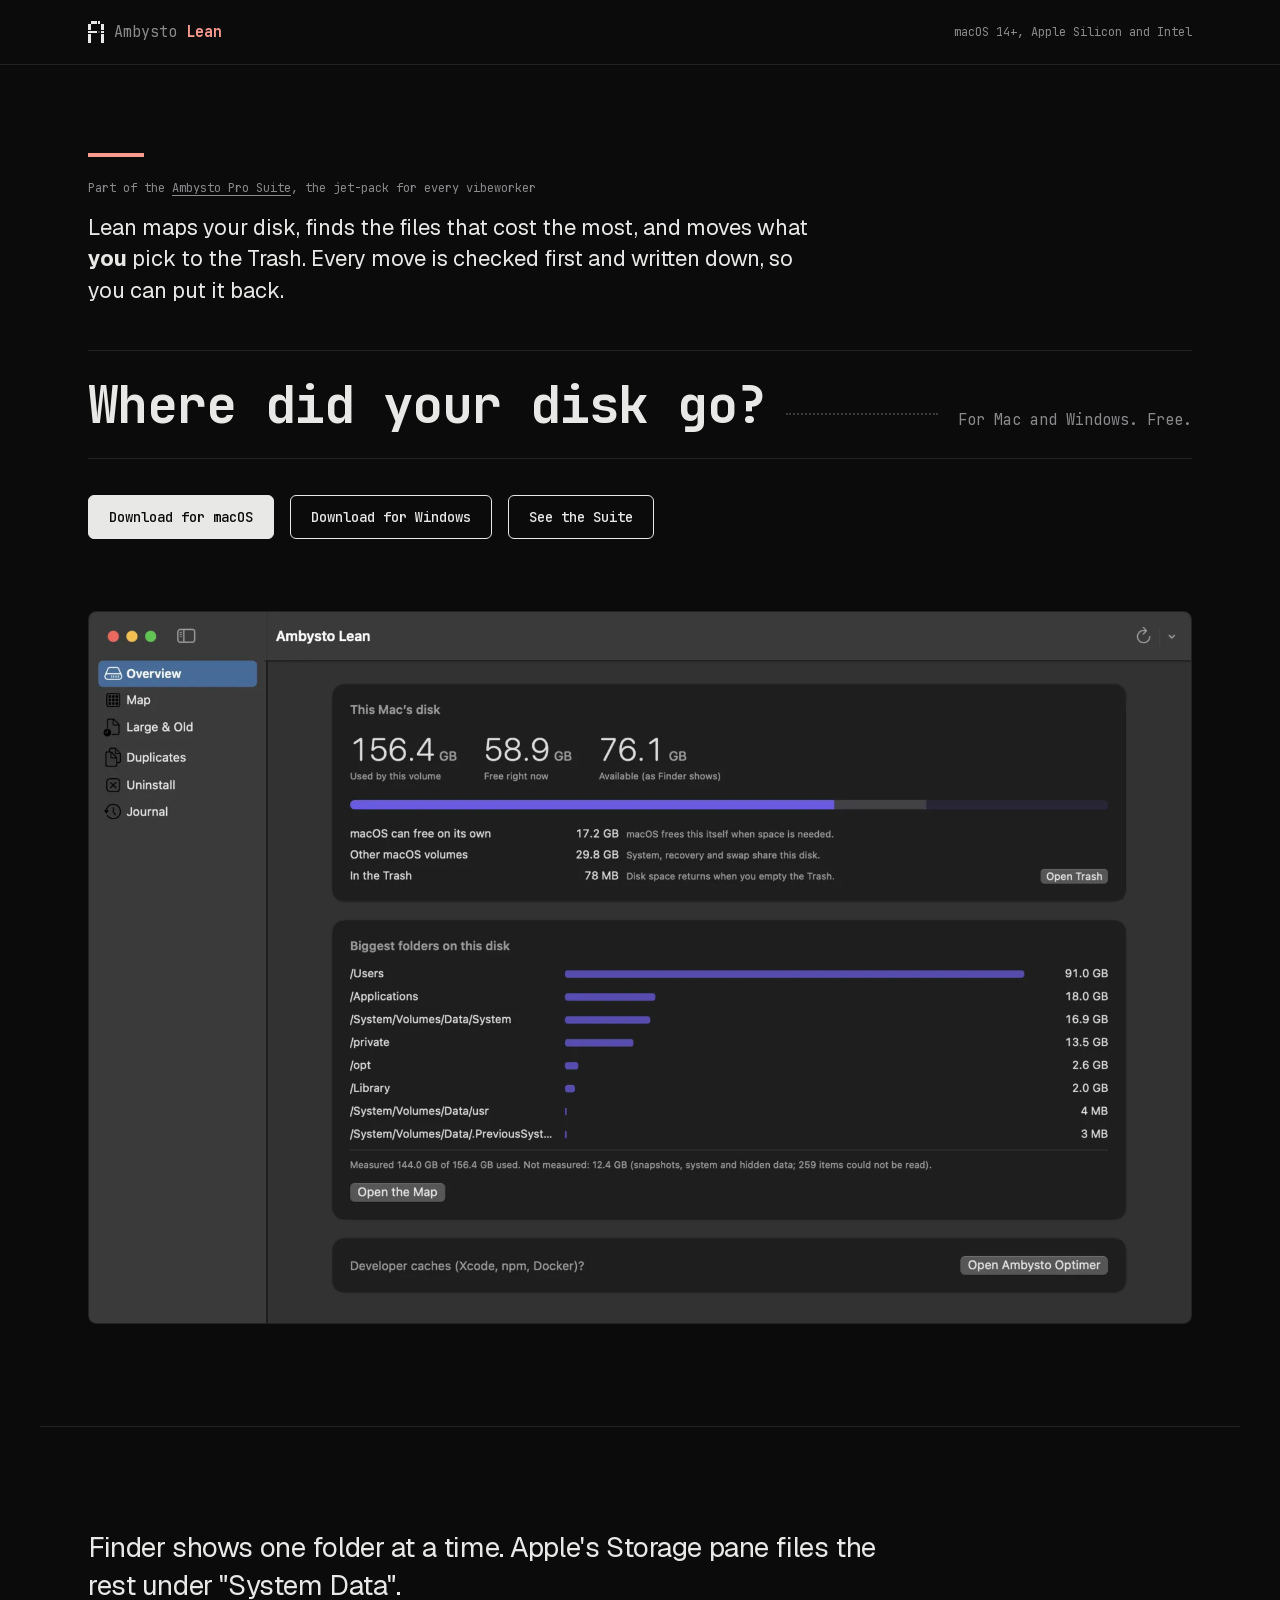
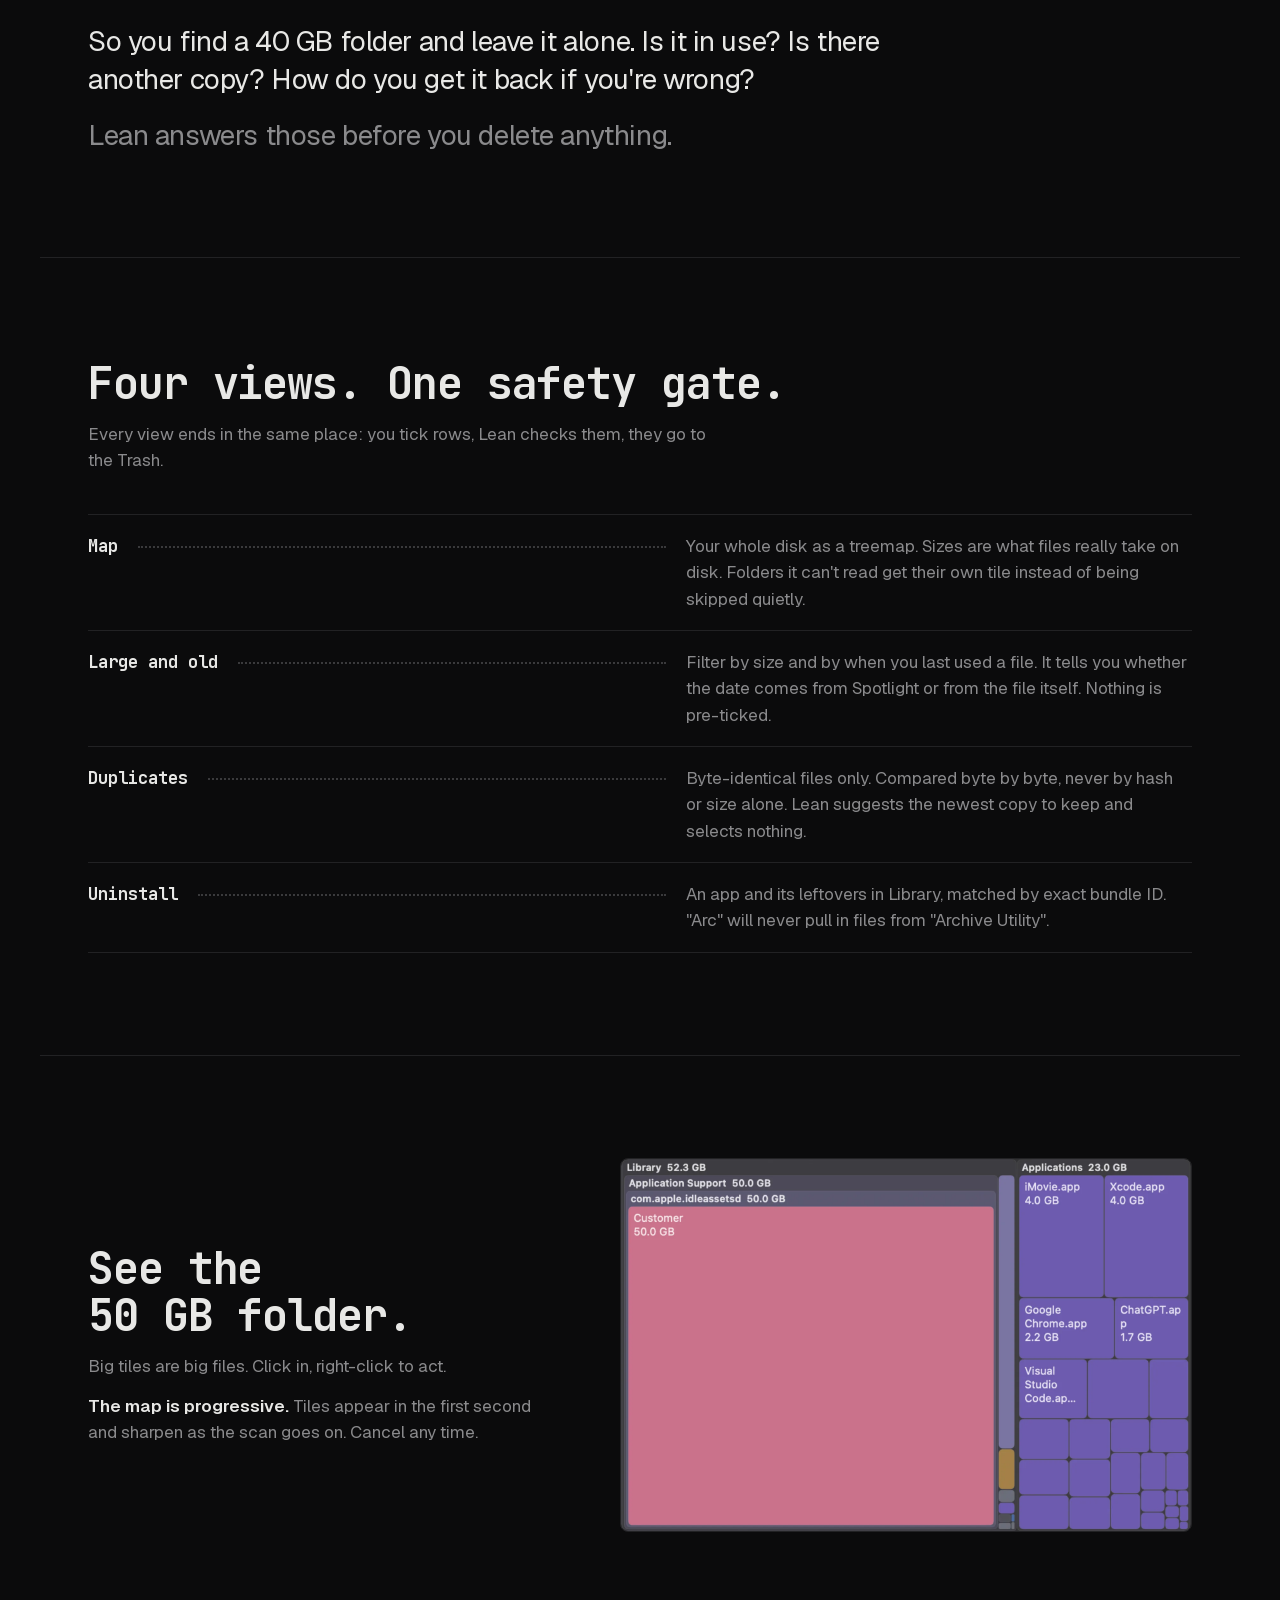
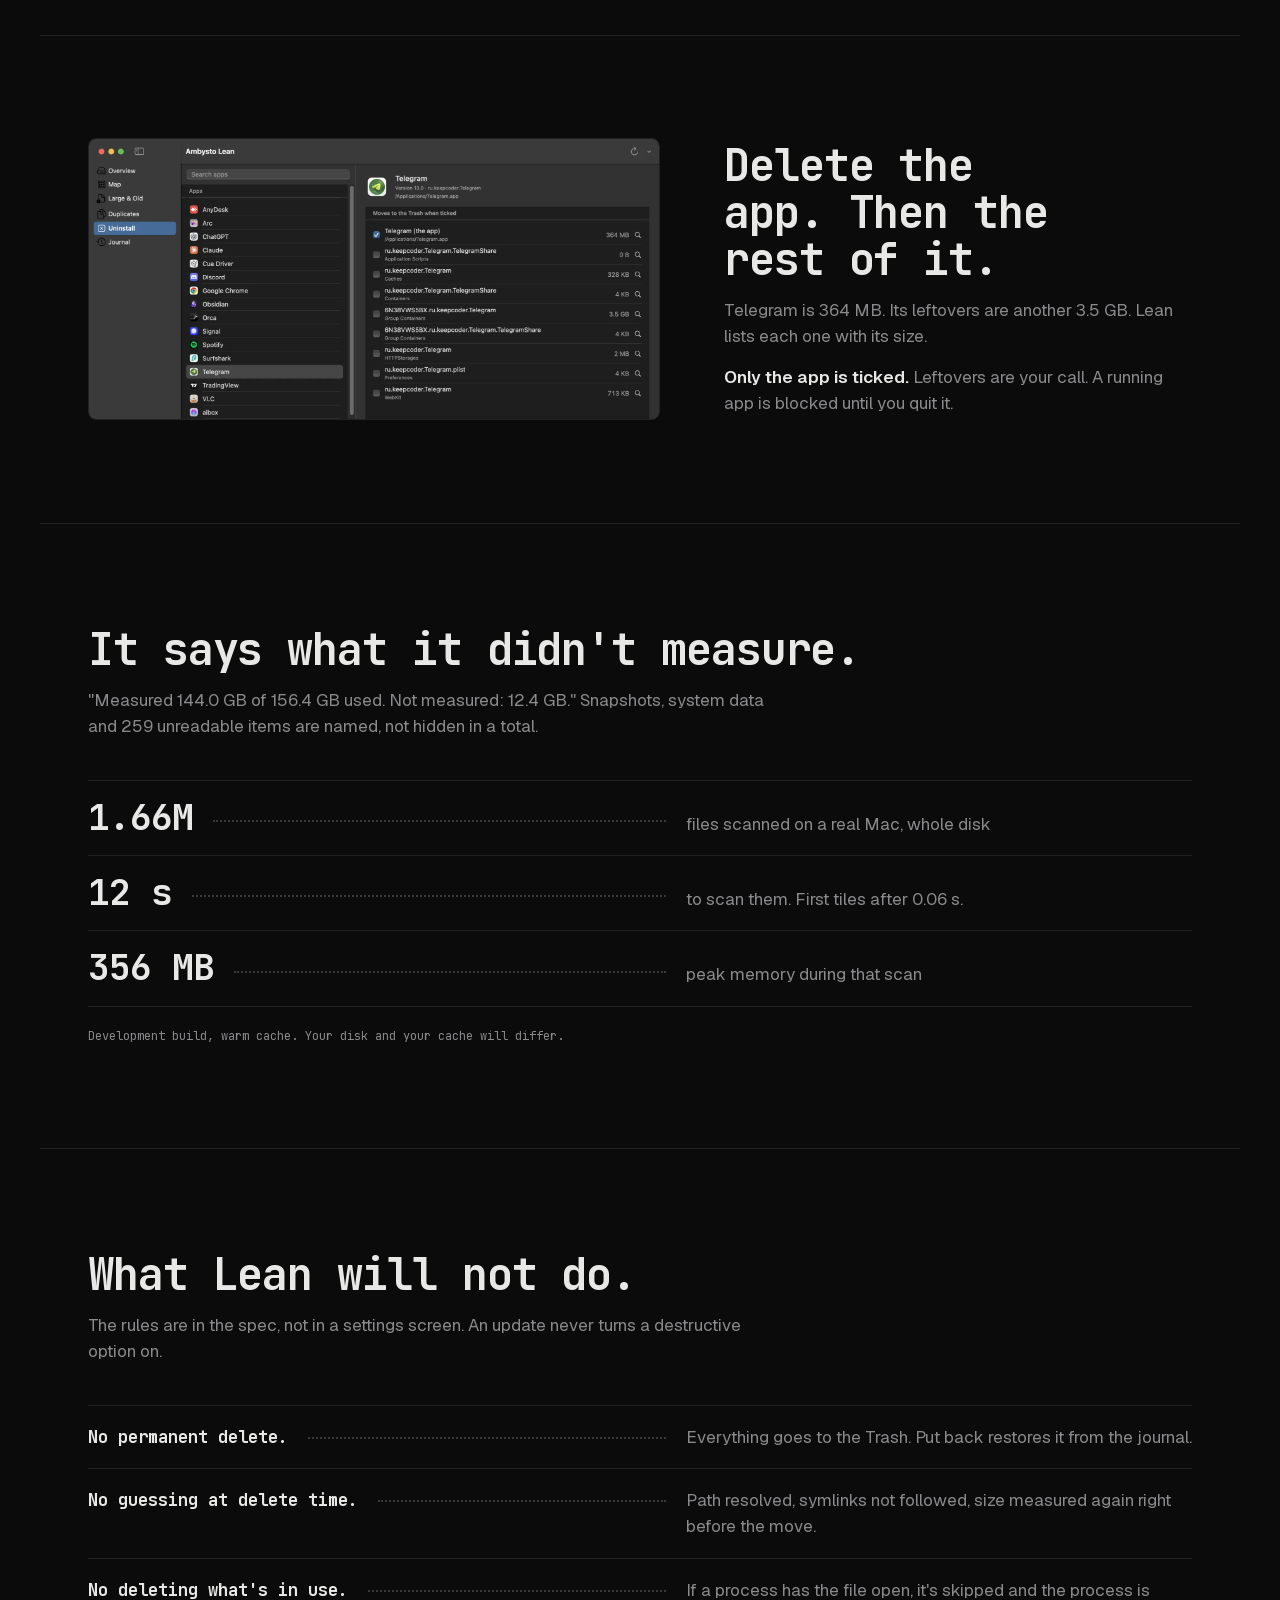
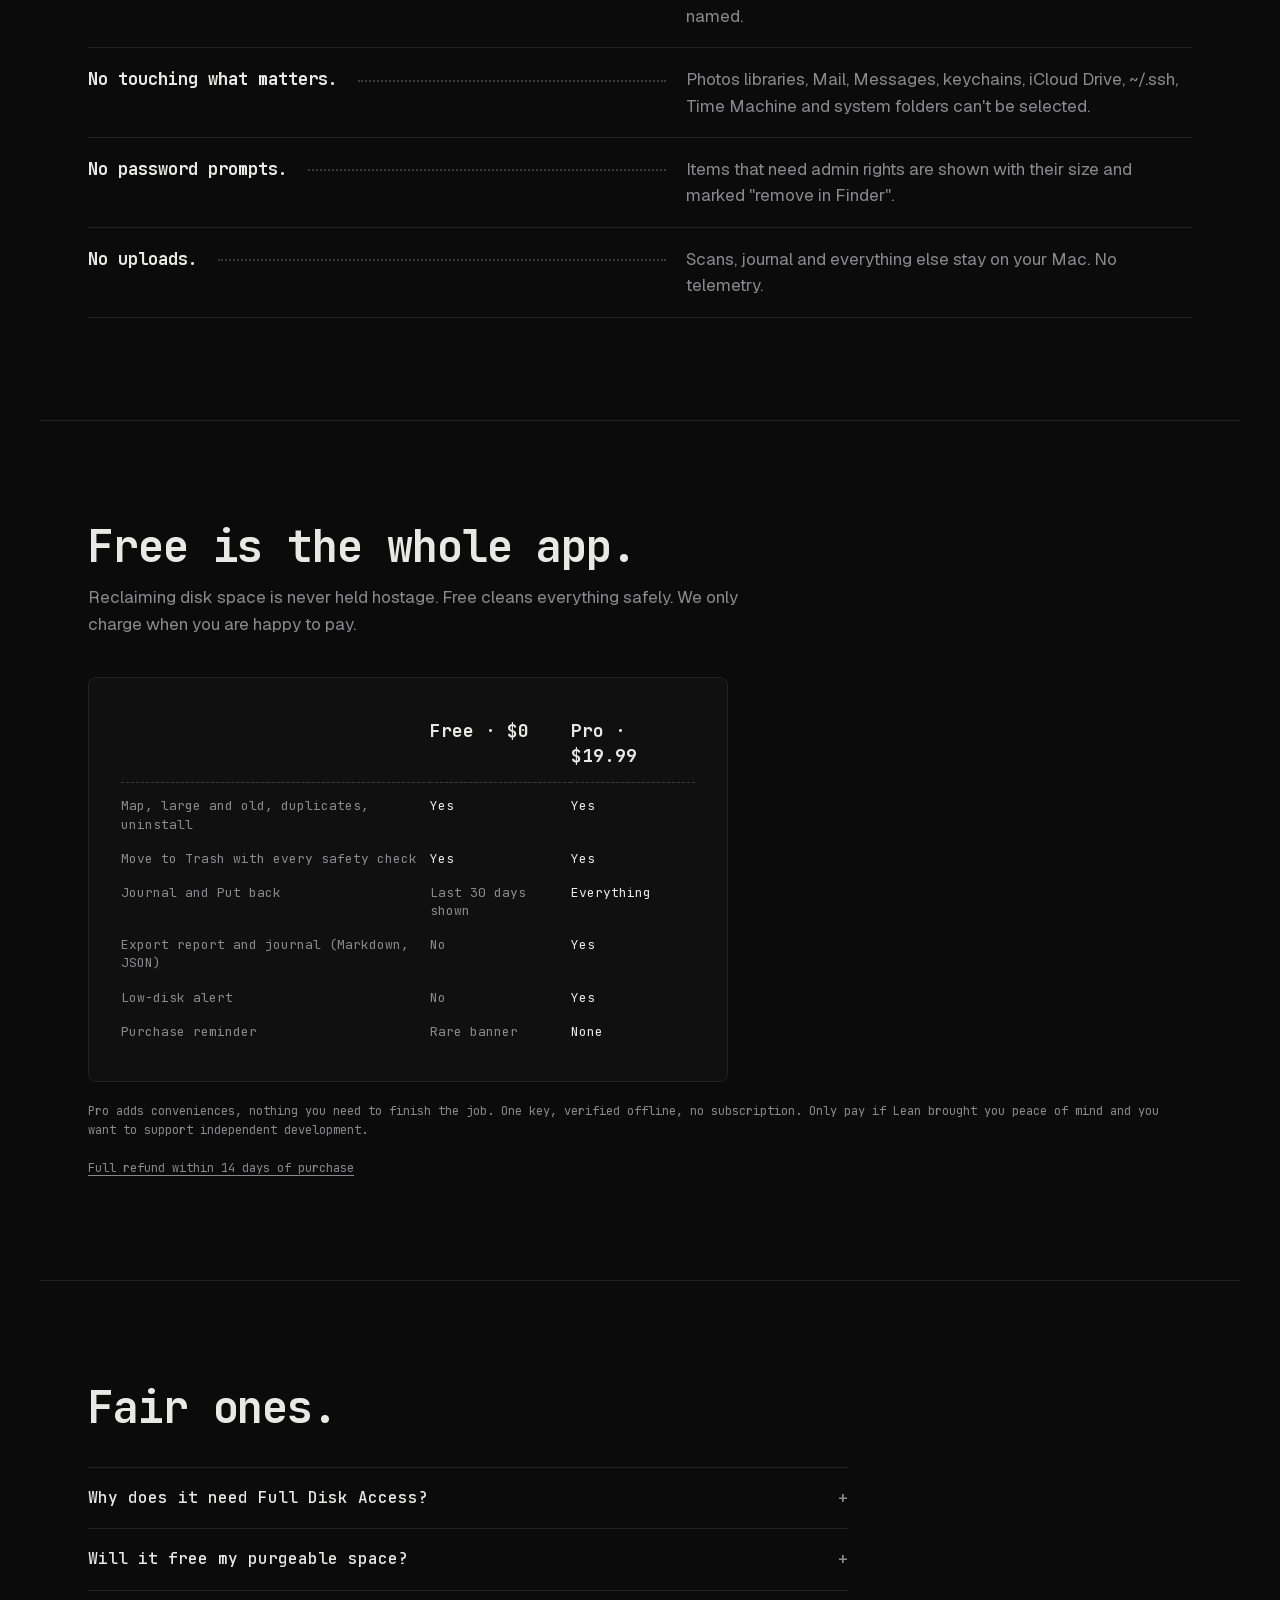
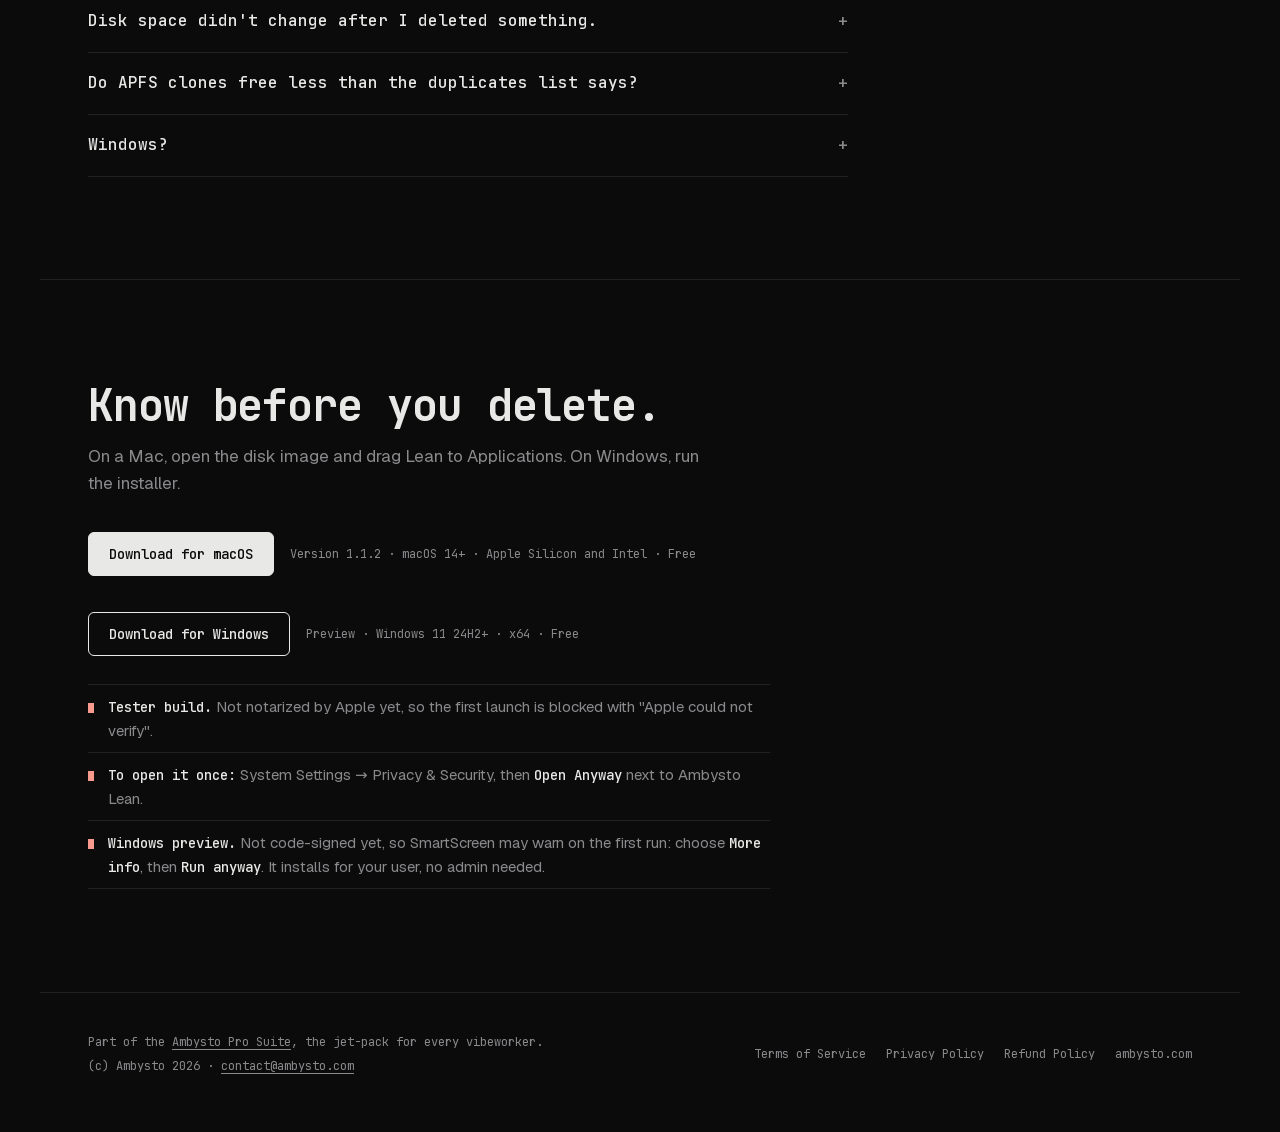
<file: site/index.html>
<!doctype html>
<html lang="en">
<head>
<meta charset="utf-8">
<meta name="viewport" content="width=device-width, initial-scale=1">
<title>Ambysto Lean: where did your disk go?</title>
<meta name="description" content="Map your Mac's disk, find big, old and duplicate files, and move what you pick to the Trash. Every move is checked first and journaled, so you can put it back.">
<meta name="color-scheme" content="dark">
<meta name="theme-color" content="#0b0b0c">
<meta property="og:title" content="Ambysto Lean: where did your disk go?">
<meta property="og:description" content="Map your disk. Find the big, old and duplicate files. Move them to the Trash with every safety check, and put them back if you were wrong.">
<meta property="og:type" content="website">
<meta property="og:image" content="/img/overview-dark-lean.webp">
<link rel="preload" href="fonts/jetbrains-mono-latin.woff2" as="font" type="font/woff2" crossorigin>
<link rel="preload" href="fonts/geist-latin.woff2" as="font" type="font/woff2" crossorigin>
<link rel="icon" href="data:image/svg+xml,%3Csvg xmlns='http://www.w3.org/2000/svg' viewBox='-1 -1 7 9' shape-rendering='crispEdges'%3E%3Crect x='-1' y='-1' width='7' height='9' fill='%230b0b0c'/%3E%3Cpath fill='%23e8e8e6' d='M1 0h3v1H1zM0 1h1v6H0zM4 1h1v6H4zM1 3h2v1H1z'/%3E%3Cpath fill='%233a3a3c' d='M3 3h1v1H3z'/%3E%3C/svg%3E">
<style>
@font-face {
  font-family: "Geist"; font-style: normal; font-weight: 100 900; font-display: swap;
  src: url(fonts/geist-latin.woff2) format("woff2");
}
@font-face {
  font-family: "JetBrains Mono"; font-style: normal; font-weight: 100 800; font-display: swap;
  src: url(fonts/jetbrains-mono-latin.woff2) format("woff2");
}
:root {
  --bg: #0b0b0c;
  --panel: #101011;
  --ink: #e8e8e6;
  --mute: #8a8a8c;
  --rule: #222224;
  --dim: #3a3a3c;
  --sans: "Geist", system-ui, sans-serif;
  --mono: "JetBrains Mono", ui-monospace, monospace;
}

* { box-sizing: border-box; }
html {
  background: var(--bg);
  color-scheme: dark;
  scrollbar-color: var(--dim) var(--bg);
  -webkit-text-size-adjust: 100%;
}
@media (prefers-reduced-motion: no-preference) {
  html { scroll-behavior: smooth; }
}
@media (prefers-reduced-motion: reduce) {
  * { transition: none !important; }
}
body {
  margin: 0;
  background: var(--bg);
  color: var(--ink);
  font-family: var(--sans);
  font-size: 1.0625rem;
  line-height: 1.55;
  -webkit-font-smoothing: antialiased;
}
::selection { background: var(--ink); color: var(--bg); }
:focus-visible { outline: 2px solid var(--ink); outline-offset: 3px; border-radius: 4px; }
a { color: inherit; text-decoration: none; }
h1, h2, h3, p, ul, figure { margin: 0; padding: 0; }
ul { list-style: none; }
img { max-width: 100%; height: auto; display: block; }
b { font-weight: 600; }
.wrap { width: 100%; max-width: 1200px; margin-inline: auto; padding-inline: clamp(20px, 4vw, 48px); }

/* tone: identity only, never status */
.t-space { --tone: #f99a8f; }

/* header */
.top { position: sticky; top: 0; z-index: 20; background: var(--bg); border-bottom: 1px solid var(--rule); }
.topbar { display: flex; align-items: center; justify-content: space-between; gap: 16px; min-height: 64px; padding-block: 10px; }
.brandmark { display: inline-flex; align-items: center; gap: 0.7em; font-family: var(--mono); font-size: 15px; line-height: 1; flex: none; }
.brandmark svg { height: 22px; width: auto; }
.brandmark b { font-weight: 700; }
.brandmark .co { color: var(--mute); }
.brandmark .nm { color: var(--tone); font-weight: 700; }
.topbar .note { text-align: right; }

/* buttons */
.btn {
  display: inline-flex; align-items: center; justify-content: center;
  font-family: var(--mono); font-weight: 500; font-size: 0.875rem; line-height: 1;
  padding: 14px 20px; border-radius: 6px; border: 1px solid var(--ink);
  background: transparent; color: var(--ink); cursor: pointer;
  transition: background 0.2s, color 0.2s, border-color 0.2s;
}
.btn.primary { background: var(--ink); color: var(--bg); }
.btn.primary:hover { background: #ffffff; border-color: #ffffff; }
.btn[aria-disabled="true"] { opacity: 0.5; cursor: progress; }
.btn.primary[aria-disabled="true"]:hover { background: var(--ink); border-color: var(--ink); }

/* shared text */
.leader { align-self: flex-end; height: 0.5em; margin-bottom: 0.3em; min-width: 24px; border-bottom: 2px dotted var(--dim); }
.note { font-family: var(--mono); font-size: 0.75rem; color: var(--mute); }
.actions { display: flex; flex-wrap: wrap; align-items: center; gap: 14px 16px; margin-top: 36px; }
.block { padding-block: clamp(56px, 8vw, 112px); border-top: 1px solid var(--rule); scroll-margin-top: 112px; }
h2 { font-family: var(--mono); font-weight: 700; letter-spacing: -0.025em; line-height: 1.08; font-size: clamp(1.75rem, 3.4vw, 2.875rem); text-wrap: balance; }
.lede { margin-top: 14px; max-width: 62ch; color: var(--mute); text-wrap: pretty; }
.lede b { color: var(--ink); }
.after { margin-top: 20px; }

/* hero: the ledger */
.hero { padding-top: clamp(40px, 7vw, 88px); padding-bottom: clamp(56px, 8vw, 104px); }
.bar { display: block; width: 56px; height: 4px; margin-bottom: 22px; background: var(--tone); }
.what { max-width: 52ch; margin-bottom: clamp(24px, 4vw, 44px); font-size: clamp(1.125rem, 1.7vw, 1.375rem); line-height: 1.45; text-wrap: pretty; }
.what b { font-weight: 700; }
.lg { display: grid; grid-template-columns: minmax(0, 1fr) auto; border-top: 1px solid var(--rule); }
.say, .out { padding-block: clamp(14px, 2.2vw, 28px); border-bottom: 1px solid var(--rule); }
.say {
  grid-column: 1; display: flex; align-items: flex-end; gap: 20px;
  font-family: var(--mono); font-weight: 700; line-height: 1; letter-spacing: -0.03em;
  font-size: clamp(1.5rem, 4vw, 3.75rem);
}
.say::after { content: ""; flex: 1; align-self: flex-end; height: 0.5em; margin-bottom: 0.3em; min-width: 24px; border-bottom: 2px dotted var(--dim); }
.out {
  grid-column: 2; display: flex; align-items: flex-end; padding-left: 20px;
  font-family: var(--mono); font-size: clamp(0.875rem, 1.2vw, 1.0625rem); line-height: 1.35; color: var(--mute);
}
@media (max-width: 719px) {
  .lg { grid-template-columns: minmax(0, 1fr); }
  .say { border-bottom: 0; padding-bottom: 6px; }
  .say::after { display: none; }
  .out { grid-column: 1; padding-left: 0; padding-top: 0; }
}

/* screenshots */
.shot { background: var(--panel); border: 1px solid var(--rule); border-radius: 8px; overflow: hidden; }
.hero .shot { margin-top: clamp(40px, 6vw, 72px); }

/* problem */
.problem p { max-width: 30em; font-size: clamp(1.25rem, 2.6vw, 1.75rem); line-height: 1.35; letter-spacing: -0.015em; text-wrap: pretty; }
.problem p + p { margin-top: 18px; }
.problem p.dim { color: var(--mute); }

/* copy beside a screenshot */
.split { display: grid; grid-template-columns: minmax(0, 0.9fr) minmax(0, 1.1fr); gap: clamp(32px, 5vw, 64px); align-items: center; }
.split.flip { grid-template-columns: minmax(0, 1.1fr) minmax(0, 0.9fr); }
.split.flip .copy { order: 2; }
@media (max-width: 899px) {
  .split, .split.flip { grid-template-columns: minmax(0, 1fr); }
  .split.flip .copy { order: 0; }
}

/* ledger rows: views, numbers, refusals */
.rows { margin-top: 40px; border-top: 1px solid var(--rule); }
.rows li { display: grid; grid-template-columns: minmax(0, max-content) minmax(24px, 1fr) minmax(0, 46ch); align-items: baseline; column-gap: 20px; padding-block: 18px; border-bottom: 1px solid var(--rule); }
.rows .no { font-family: var(--mono); font-weight: 700; font-size: 1.0625rem; line-height: 1.3; font-variant-numeric: tabular-nums; }
.rows .leader { align-self: start; margin-top: 0.4em; margin-bottom: 0; }
.rows .why { color: var(--mute); }
.rows.stats .leader { align-self: center; margin-top: 0; }
.rows.stats .no { font-size: clamp(1.5rem, 3vw, 2.25rem); line-height: 1; letter-spacing: -0.03em; }
@media (max-width: 859px) {
  .rows li { grid-template-columns: minmax(0, 1fr); row-gap: 6px; }
  .rows .leader { display: none; }
}

/* free and pro: one receipt */
.receipt { max-width: 640px; margin-top: 40px; padding: clamp(20px, 3vw, 32px); background: var(--panel); border: 1px solid var(--rule); border-radius: 8px; }
.receipt table { width: 100%; border-collapse: collapse; font-family: var(--mono); font-size: 0.8125rem; line-height: 1.4; }
.receipt th, .receipt td { padding: 8px 12px 8px 0; text-align: left; vertical-align: baseline; font-weight: 400; }
.receipt th:last-child, .receipt td:last-child { padding-right: 0; }
.receipt thead th { padding-bottom: 14px; border-bottom: 1px dashed var(--dim); font-weight: 700; font-size: 1.125rem; }
.receipt tbody tr:first-child td { padding-top: 14px; }
.receipt td:first-child { color: var(--mute); }
.receipt td.y { color: var(--ink); }
.receipt td.n { color: var(--mute); }
@media (max-width: 599px) {
  .receipt tr { display: grid; grid-template-columns: 1fr 1fr; column-gap: 12px; }
  .receipt thead th:first-child { display: none; }
  .receipt tbody tr { padding-block: 10px; border-bottom: 1px solid var(--rule); }
  .receipt tbody tr:first-child { padding-top: 14px; }
  .receipt tbody tr:last-child { border-bottom: 0; padding-bottom: 0; }
  .receipt tbody tr:first-child td { padding-top: 0; }
  .receipt td { padding: 0; }
  .receipt td:first-child { grid-column: 1 / -1; padding-bottom: 4px; }
}

/* questions */
.faq { margin-top: 36px; border-top: 1px solid var(--rule); max-width: 760px; }
.faq details { border-bottom: 1px solid var(--rule); }
.faq summary { display: flex; justify-content: space-between; gap: 16px; padding-block: 18px; cursor: pointer; list-style: none; font-family: var(--mono); font-weight: 500; font-size: 1rem; }
.faq summary::-webkit-details-marker { display: none; }
.faq summary::after { content: "+"; color: var(--mute); }
.faq details[open] summary::after { content: "\2212"; }
.faq details p { padding-bottom: 20px; max-width: 62ch; color: var(--mute); }

.foot { display: flex; flex-wrap: wrap; align-items: center; justify-content: space-between; gap: 16px; padding-block: 40px 56px; border-top: 1px solid var(--rule); }
.foot p { font-family: var(--mono); font-size: 0.75rem; color: var(--mute); }
.foot .org { display: flex; flex-direction: column; gap: 6px; }
.foot nav { display: flex; flex-wrap: wrap; gap: 8px 20px; font-family: var(--mono); font-size: 0.75rem; color: var(--mute); }
.foot nav a { text-decoration: none; }
.foot nav a:hover { color: var(--ink); }
.suite-line { margin-bottom: 14px; }
.notice:empty { display: none; }
.download .notice { margin-top: 14px; }
.ticks { margin-top: 28px; border-top: 1px solid var(--rule); max-width: 62ch; }
.ticks li { display: flex; gap: 14px; align-items: baseline; padding-block: 10px; border-bottom: 1px solid var(--rule); font-size: 0.9375rem; color: var(--mute); }
.ticks li::before { content: ""; flex: none; width: 6px; height: 10px; background: var(--tone, var(--ink)); transform: translateY(1px); }
.ticks li > span { min-width: 0; }
.ticks strong { font-family: var(--mono); font-weight: 500; font-size: 0.875rem; color: var(--ink); }
.suite-line a, .foot a, .note a { text-decoration: underline; text-underline-offset: 3px; }
</style>
</head>
<body class="t-space">

<header class="top">
  <div class="wrap topbar">
    <a class="brandmark" href="/">
      <svg viewBox="0 0 5 7" aria-hidden="true" shape-rendering="crispEdges"><path fill="#e8e8e6" d="M1.04 .04h.92v.92h-.92zM2.04 .04h.92v.92h-.92zM3.04 .04h.92v.92h-.92zM.04 1.04h.92v.92h-.92zM4.04 1.04h.92v.92h-.92zM.04 2.04h.92v.92h-.92zM4.04 2.04h.92v.92h-.92zM.04 3.04h.92v.92h-.92zM1.04 3.04h.92v.92h-.92zM2.04 3.04h.92v.92h-.92zM4.04 3.04h.92v.92h-.92zM.04 4.04h.92v.92h-.92zM4.04 4.04h.92v.92h-.92zM.04 5.04h.92v.92h-.92zM4.04 5.04h.92v.92h-.92zM.04 6.04h.92v.92h-.92zM4.04 6.04h.92v.92h-.92z"/><path fill="#3a3a3c" d="M3.04 3.04h.92v.92h-.92z"/></svg>
      <span><span class="co">Ambysto</span> <span class="nm">Lean</span></span>
    </a>
    <span class="note">macOS 14+, Apple Silicon and Intel</span>
  </div>
</header>

<main>
  <section class="wrap hero" aria-label="Ambysto Lean">
    <span class="bar" aria-hidden="true"></span>
    <p class="note suite-line">Part of the <a href="https://suite.ambysto.com">Ambysto Pro Suite</a>, the jet-pack for every vibeworker</p>
    <p class="what">Lean maps your disk, finds the files that cost the most, and moves what <b>you</b> pick to the Trash. Every move is checked first and written down, so you can put it back.</p>
    <div class="lg">
      <h1 class="say">Where did your disk go?</h1>
      <p class="out">For Mac and Windows. Free.</p>
    </div>
    <div class="actions">
      <a class="btn primary" href="#download">Download for macOS</a>
      <a class="btn ghost" href="https://github.com/ambysto/ambysto-downloads/releases/download/windows-v0.1.1/AmbystoLean-b951376-x64.msi">Download for Windows</a>
      <a class="btn ghost" href="https://suite.ambysto.com">See the Suite</a>
    </div>
    <figure class="shot">
      <img src="img/overview-dark-lean.webp" width="1800" height="1160" alt="Ambysto Lean overview: used, free and available space on the disk, and the biggest folders ranked by size">
    </figure>
  </section>

  <section class="wrap block problem">
    <p>Finder shows one folder at a time. Apple's Storage pane files the rest under "System Data".</p>
    <p>So you find a 40 GB folder and leave it alone. Is it in use? Is there another copy? How do you get it back if you're wrong?</p>
    <p class="dim">Lean answers those before you delete anything.</p>
  </section>

  <section class="wrap block" aria-labelledby="views-title">
    <h2 id="views-title">Four views. One safety gate.</h2>
    <p class="lede">Every view ends in the same place: you tick rows, Lean checks them, they go to the Trash.</p>
    <ul class="rows">
      <li><h3 class="no">Map</h3><span class="leader" aria-hidden="true"></span><p class="why">Your whole disk as a treemap. Sizes are what files really take on disk. Folders it can't read get their own tile instead of being skipped quietly.</p></li>
      <li><h3 class="no">Large and old</h3><span class="leader" aria-hidden="true"></span><p class="why">Filter by size and by when you last used a file. It tells you whether the date comes from Spotlight or from the file itself. Nothing is pre-ticked.</p></li>
      <li><h3 class="no">Duplicates</h3><span class="leader" aria-hidden="true"></span><p class="why">Byte-identical files only. Compared byte by byte, never by hash or size alone. Lean suggests the newest copy to keep and selects nothing.</p></li>
      <li><h3 class="no">Uninstall</h3><span class="leader" aria-hidden="true"></span><p class="why">An app and its leftovers in Library, matched by exact bundle ID. "Arc" will never pull in files from "Archive Utility".</p></li>
    </ul>
  </section>

  <section class="wrap block" aria-labelledby="map-title">
    <div class="split">
      <div class="copy">
        <h2 id="map-title">See the 50&nbsp;GB folder.</h2>
        <p class="lede">Big tiles are big files. Click in, right-click to act.</p>
        <p class="lede"><b>The map is progressive.</b> Tiles appear in the first second and sharpen as the scan goes on. Cancel any time.</p>
      </div>
      <figure class="shot">
        <img src="img/map-dark.webp" width="1800" height="1174" loading="lazy" alt="Treemap of a Mac disk: a single 50 GB folder in Library dominates, next to the Applications folder">
      </figure>
    </div>
  </section>

  <section class="wrap block" aria-labelledby="uninstall-title">
    <div class="split flip">
      <div class="copy">
        <h2 id="uninstall-title">Delete the app. Then the rest of it.</h2>
        <p class="lede">Telegram is 364 MB. Its leftovers are another 3.5 GB. Lean lists each one with its size.</p>
        <p class="lede"><b>Only the app is ticked.</b> Leftovers are your call. A running app is blocked until you quit it.</p>
      </div>
      <figure class="shot">
        <img src="img/uninstall-dark-lean.webp" width="1800" height="885" loading="lazy" alt="Uninstall view for Telegram: the app ticked, with unticked leftovers listed by folder and size">
      </figure>
    </div>
  </section>

  <section class="wrap block" aria-labelledby="numbers-title">
    <h2 id="numbers-title">It says what it didn't measure.</h2>
    <p class="lede">"Measured 144.0 GB of 156.4 GB used. Not measured: 12.4 GB." Snapshots, system data and 259 unreadable items are named, not hidden in a total.</p>
    <ul class="rows stats">
      <li><span class="no">1.66M</span><span class="leader" aria-hidden="true"></span><span class="why">files scanned on a real Mac, whole disk</span></li>
      <li><span class="no">12 s</span><span class="leader" aria-hidden="true"></span><span class="why">to scan them. First tiles after 0.06 s.</span></li>
      <li><span class="no">356 MB</span><span class="leader" aria-hidden="true"></span><span class="why">peak memory during that scan</span></li>
    </ul>
    <p class="note after">Development build, warm cache. Your disk and your cache will differ.</p>
  </section>

  <section class="wrap block" aria-labelledby="safety-title">
    <h2 id="safety-title">What Lean will not do.</h2>
    <p class="lede">The rules are in the spec, not in a settings screen. An update never turns a destructive option on.</p>
    <ul class="rows">
      <li><span class="no">No permanent delete.</span><span class="leader" aria-hidden="true"></span><span class="why">Everything goes to the Trash. Put back restores it from the journal.</span></li>
      <li><span class="no">No guessing at delete time.</span><span class="leader" aria-hidden="true"></span><span class="why">Path resolved, symlinks not followed, size measured again right before the move.</span></li>
      <li><span class="no">No deleting what's in use.</span><span class="leader" aria-hidden="true"></span><span class="why">If a process has the file open, it's skipped and the process is named.</span></li>
      <li><span class="no">No touching what matters.</span><span class="leader" aria-hidden="true"></span><span class="why">Photos libraries, Mail, Messages, keychains, iCloud Drive, ~/.ssh, Time Machine and system folders can't be selected.</span></li>
      <li><span class="no">No password prompts.</span><span class="leader" aria-hidden="true"></span><span class="why">Items that need admin rights are shown with their size and marked "remove in Finder".</span></li>
      <li><span class="no">No uploads.</span><span class="leader" aria-hidden="true"></span><span class="why">Scans, journal and everything else stay on your Mac. No telemetry.</span></li>
    </ul>
  </section>

  <section class="wrap block" aria-labelledby="price-title">
    <h2 id="price-title">Free is the whole app.</h2>
    <p class="lede">Reclaiming disk space is never held hostage. Free cleans everything safely. We only charge when you are happy to pay.</p>
    <div class="receipt">
      <table>
        <thead><tr><th></th><th>Free · $0</th><th>Pro · $19.99</th></tr></thead>
        <tbody>
          <tr><td>Map, large and old, duplicates, uninstall</td><td class="y">Yes</td><td class="y">Yes</td></tr>
          <tr><td>Move to Trash with every safety check</td><td class="y">Yes</td><td class="y">Yes</td></tr>
          <tr><td>Journal and Put back</td><td class="n">Last 30 days shown</td><td class="y">Everything</td></tr>
          <tr><td>Export report and journal (Markdown, JSON)</td><td class="n">No</td><td class="y">Yes</td></tr>
          <tr><td>Low-disk alert</td><td class="n">No</td><td class="y">Yes</td></tr>
          <tr><td>Purchase reminder</td><td class="n">Rare banner</td><td class="y">None</td></tr>
        </tbody>
      </table>
    </div>
    <p class="note after">Pro adds conveniences, nothing you need to finish the job. One key, verified offline, no subscription. Only pay if Lean brought you peace of mind and you want to support independent development.</p>
    <p class="note after"><a href="/refund-policy">Full refund within 14 days of purchase</a></p>
  </section>

  <section class="wrap block" aria-labelledby="questions-title">
    <h2 id="questions-title">Fair ones.</h2>
    <div class="faq">
      <details>
        <summary>Why does it need Full Disk Access?</summary>
        <p>Without it, macOS hides folders from the scan and the numbers would be wrong. Lean asks once, explains why, opens the right Settings pane and notices the grant by itself. It reads your disk on this Mac and never uploads anything.</p>
      </details>
      <details>
        <summary>Will it free my purgeable space?</summary>
        <p>No, and it doesn't count it as savings. macOS releases purgeable space itself when it needs it. Lean shows it so the numbers add up.</p>
      </details>
      <details>
        <summary>Disk space didn't change after I deleted something.</summary>
        <p>Lean moves files to the Trash, and the space returns when you empty it. It says so after every move, and shows the size it measured just before moving.</p>
      </details>
      <details>
        <summary>Do APFS clones free less than the duplicates list says?</summary>
        <p>They can. Lean marks those copies "may share storage; moving it may free less" instead of promising a number.</p>
      </details>
      <details>
        <summary>Windows?</summary>
        <p>Yes, as a preview for Windows 11 24H2 or later (x64), built from the same written spec as the Mac app. Like the Mac app, it moves items to the Recycle Bin and can put them back. No mobile.</p>
      </details>
    </div>
  </section>

  <section id="download" class="wrap block download" aria-labelledby="download-title">
    <h2 id="download-title">Know before you delete.</h2>
    <p class="lede">On a Mac, open the disk image and drag Lean to Applications. On Windows, run the installer.</p>
    <div class="actions">
      <a class="btn primary" id="get" href="download/AmbystoLean.dmg" download aria-describedby="get-notice">Download for macOS</a>
      <p class="note">Version 1.1.2 · macOS 14+ · Apple Silicon and Intel · Free</p>
    </div>
    <div class="actions">
      <a class="btn ghost" id="get-win" href="https://github.com/ambysto/ambysto-downloads/releases/download/windows-v0.1.1/AmbystoLean-b951376-x64.msi" aria-describedby="get-notice">Download for Windows</a>
      <p class="note">Preview · Windows 11 24H2+ · x64 · Free</p>
    </div>
    <p class="note notice" id="get-notice" role="status"></p>
    <ul class="ticks">
      <li><span><strong>Tester build.</strong> Not notarized by Apple yet, so the first launch is blocked with "Apple could not verify".</span></li>
      <li><span><strong>To open it once:</strong> System Settings → Privacy &amp; Security, then <strong>Open Anyway</strong> next to Ambysto Lean.</span></li>
      <li><span><strong>Windows preview.</strong> Not code-signed yet, so SmartScreen may warn on the first run: choose <strong>More info</strong>, then <strong>Run anyway</strong>. It installs for your user, no admin needed.</span></li>
    </ul>
  </section>
</main>

<footer class="wrap foot">
  <div class="org">
    <p>Part of the <a href="https://suite.ambysto.com">Ambysto Pro Suite</a>, the jet-pack for every vibeworker.</p>
    <p>(c) Ambysto 2026 · <a href="mailto:contact@ambysto.com">contact@ambysto.com</a></p>
  </div>
  <nav aria-label="Legal">
    <a href="/terms">Terms of Service</a>
    <a href="/privacy-policy">Privacy Policy</a>
    <a href="/refund-policy">Refund Policy</a>
    <a href="https://ambysto.com">ambysto.com</a>
  </nav>
</footer>

<script>
// Download: if the disk image or installer is not on the server, say so instead of a 404.
['get', 'get-win'].forEach(function (id) { document.getElementById(id).addEventListener('click', function (e) {
  var a = this;
  if (a.dataset.ok) return;
  e.preventDefault();
  fetch(a.href, { method: 'HEAD' }).then(function (r) {
    if (!r.ok) throw 0;
    a.dataset.ok = '1';
    a.click();
  }).catch(function () {
    document.getElementById('get-notice').textContent = 'The download is being updated. Please try again shortly.';
  });
}); });
</script>

</body>
</html>
</file>
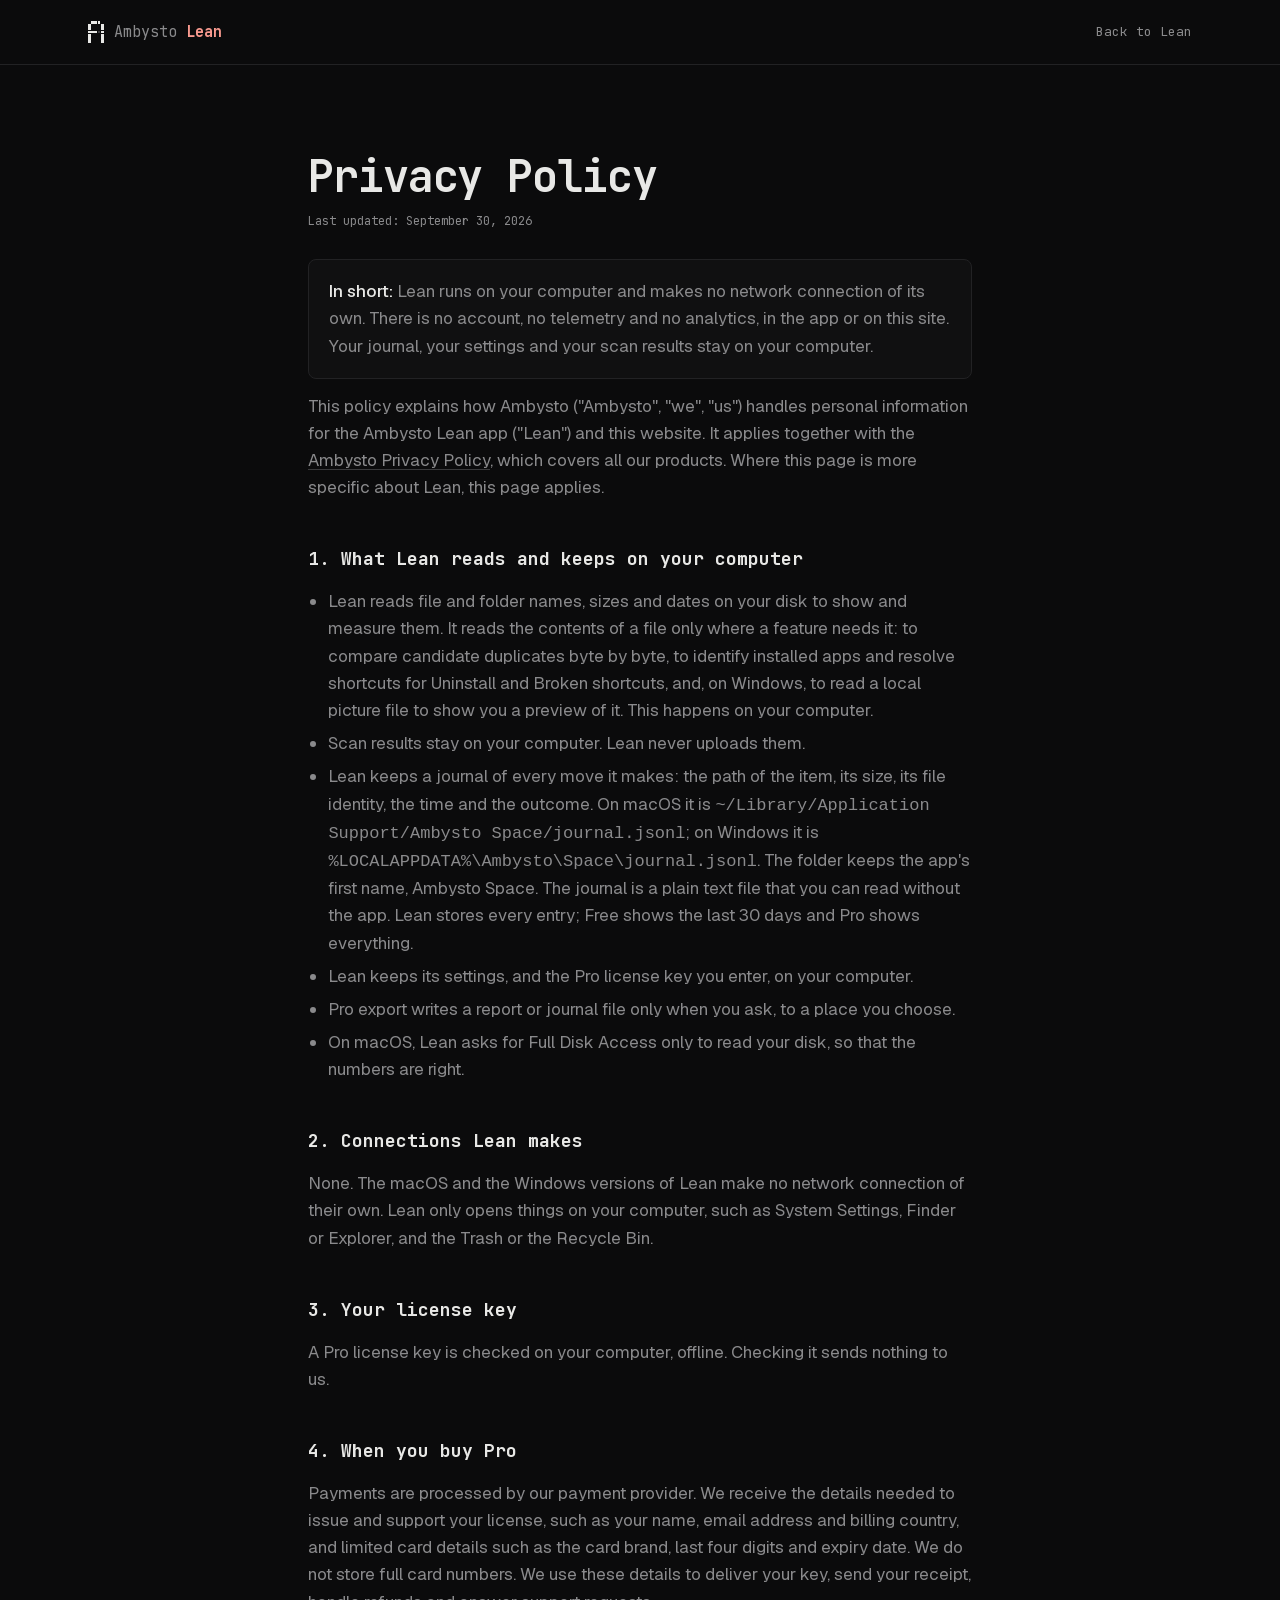
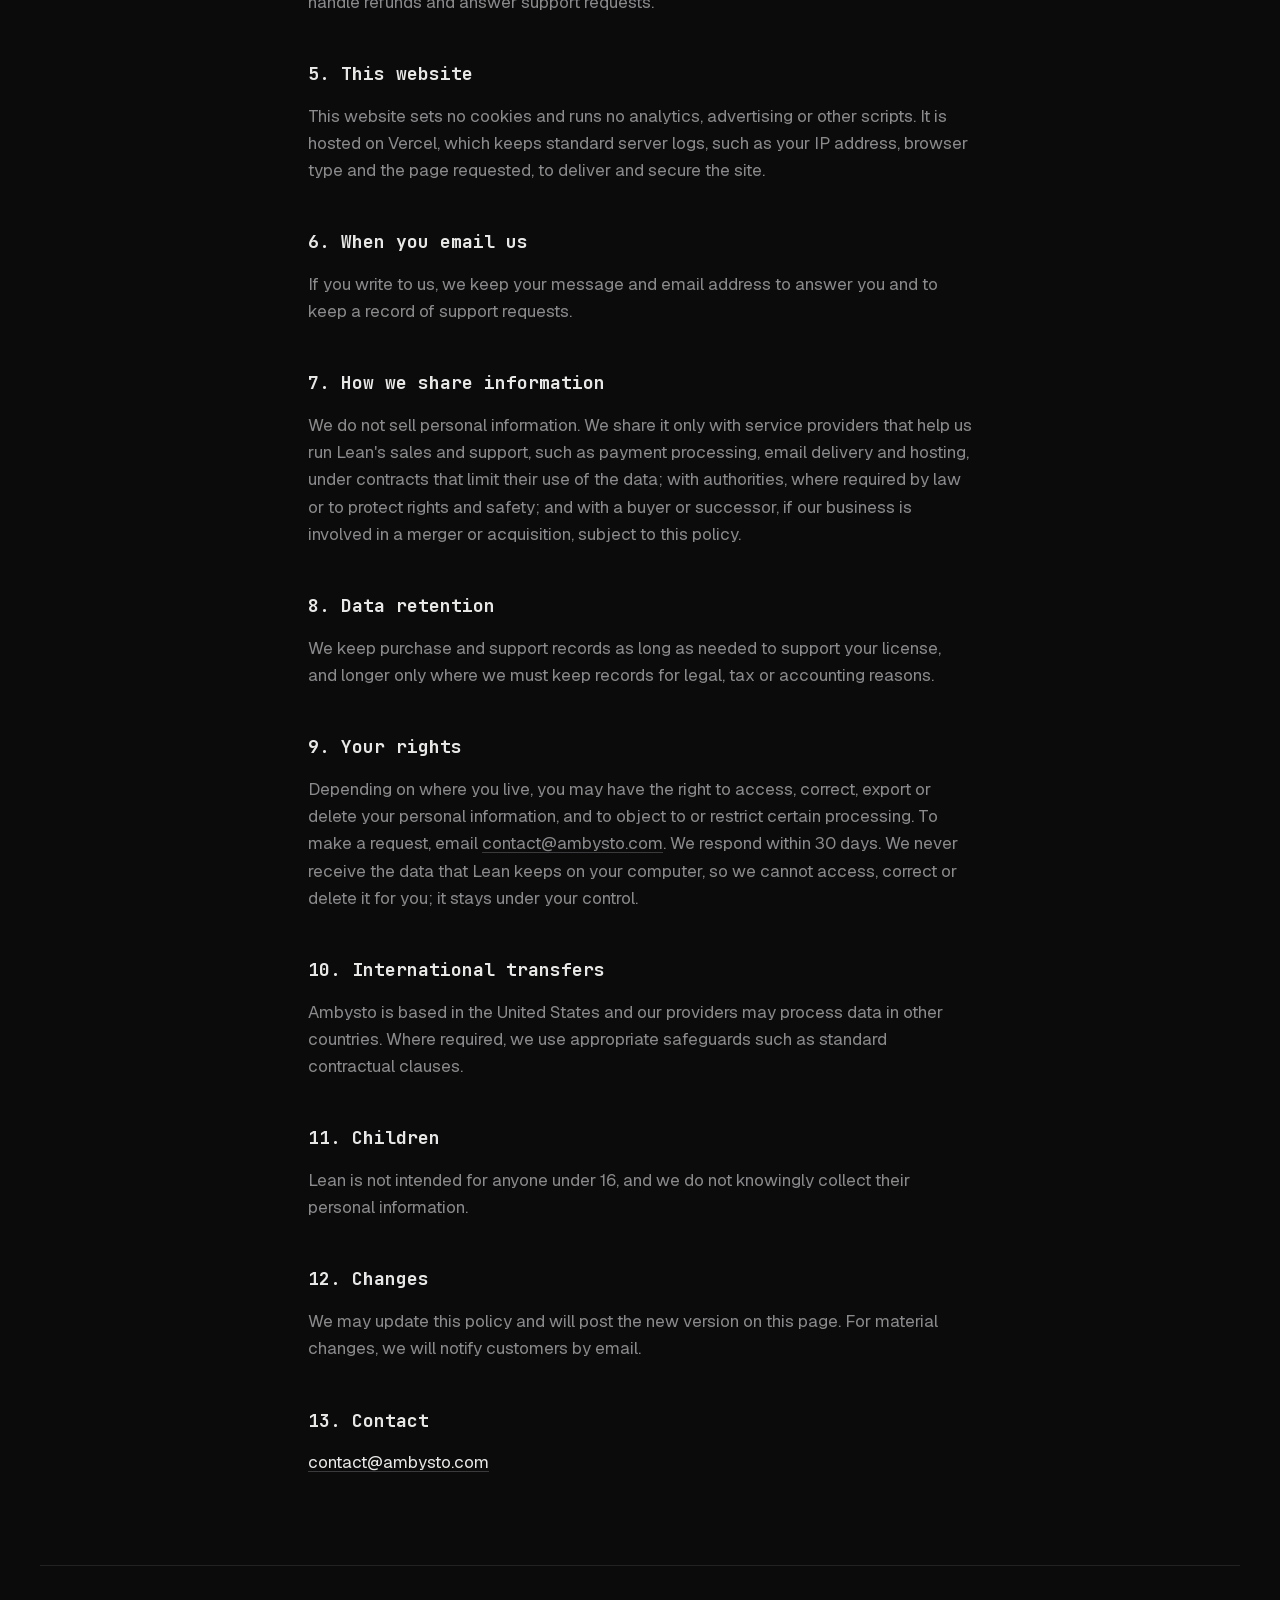
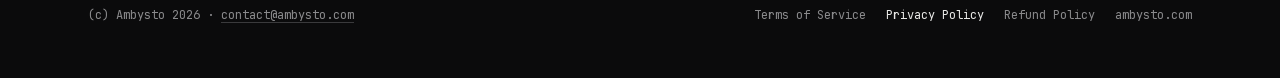
<file: site/privacy-policy.html>
<!doctype html>
<html lang="en">
<head>
<meta charset="utf-8">
<meta name="viewport" content="width=device-width, initial-scale=1">
<title>Privacy Policy · Ambysto Lean</title>
<meta name="description" content="What Ambysto Lean keeps on your computer, and what it never sends.">
<meta name="color-scheme" content="dark">
<meta name="theme-color" content="#0b0b0c">
<link rel="icon" href="data:image/svg+xml,%3Csvg xmlns='http://www.w3.org/2000/svg' viewBox='-1 -1 7 9' shape-rendering='crispEdges'%3E%3Crect x='-1' y='-1' width='7' height='9' fill='%230b0b0c'/%3E%3Cpath fill='%23e8e8e6' d='M1 0h3v1H1zM0 1h1v6H0zM4 1h1v6H4zM1 3h2v1H1z'/%3E%3Cpath fill='%233a3a3c' d='M3 3h1v1H3z'/%3E%3C/svg%3E">
<link rel="preload" href="fonts/jetbrains-mono-latin.woff2" as="font" type="font/woff2" crossorigin>
<link rel="preload" href="fonts/geist-latin.woff2" as="font" type="font/woff2" crossorigin>
<link rel="stylesheet" href="legal.css">
</head>
<body>

<header class="top">
  <div class="wrap topbar">
    <a class="brandmark" href="/">
      <svg viewBox="0 0 5 7" aria-hidden="true" shape-rendering="crispEdges"><path fill="#e8e8e6" d="M1.04 .04h.92v.92h-.92zM2.04 .04h.92v.92h-.92zM3.04 .04h.92v.92h-.92zM.04 1.04h.92v.92h-.92zM4.04 1.04h.92v.92h-.92zM.04 2.04h.92v.92h-.92zM4.04 2.04h.92v.92h-.92zM.04 3.04h.92v.92h-.92zM1.04 3.04h.92v.92h-.92zM2.04 3.04h.92v.92h-.92zM4.04 3.04h.92v.92h-.92zM.04 4.04h.92v.92h-.92zM4.04 4.04h.92v.92h-.92zM.04 5.04h.92v.92h-.92zM4.04 5.04h.92v.92h-.92zM.04 6.04h.92v.92h-.92zM4.04 6.04h.92v.92h-.92z"/><path fill="#3a3a3c" d="M3.04 3.04h.92v.92h-.92z"/></svg>
      <span><span class="co">Ambysto</span> <span class="nm">Lean</span></span>
    </a>
    <a class="back" href="/">Back to Lean</a>
  </div>
</header>

<main class="wrap doc">
  <h1>Privacy Policy</h1>
  <p class="updated">Last updated: September 30, 2026</p>
  <p class="short"><strong>In short:</strong> <span>Lean runs on your computer and makes no network connection of its own.</span> There is no account, no telemetry and no analytics, in the app or on this site. Your journal, your settings and your scan results stay on your computer.</p>

  <p>This policy explains how Ambysto ("Ambysto", "we", "us") handles personal information for the Ambysto Lean app ("Lean") and this website. It applies together with the <a href="https://ambysto.com/privacy-policy">Ambysto Privacy Policy</a>, which covers all our products. Where this page is more specific about Lean, this page applies.</p>

  <h2>1. What Lean reads and keeps on your computer</h2>
  <ul>
    <li>Lean reads file and folder names, sizes and dates on your disk to show and measure them. It reads the contents of a file only where a feature needs it: to compare candidate duplicates byte by byte, to identify installed apps and resolve shortcuts for Uninstall and Broken shortcuts, and, on Windows, to read a local picture file to show you a preview of it. This happens on your computer.</li>
    <li>Scan results stay on your computer. Lean never uploads them.</li>
    <li>Lean keeps a journal of every move it makes: the path of the item, its size, its file identity, the time and the outcome. On macOS it is <code>~/Library/Application Support/Ambysto Space/journal.jsonl</code>; on Windows it is <code>%LOCALAPPDATA%\Ambysto\Space\journal.jsonl</code>. The folder keeps the app's first name, Ambysto Space. The journal is a plain text file that you can read without the app. Lean stores every entry; Free shows the last 30 days and Pro shows everything.</li>
    <li>Lean keeps its settings, and the Pro license key you enter, on your computer.</li>
    <li>Pro export writes a report or journal file only when you ask, to a place you choose.</li>
    <li>On macOS, Lean asks for Full Disk Access only to read your disk, so that the numbers are right.</li>
  </ul>

  <h2>2. Connections Lean makes</h2>
  <p>None. The macOS and the Windows versions of Lean make no network connection of their own. Lean only opens things on your computer, such as System Settings, Finder or Explorer, and the Trash or the Recycle Bin.</p>

  <h2>3. Your license key</h2>
  <p>A Pro license key is checked on your computer, offline. Checking it sends nothing to us.</p>

  <h2>4. When you buy Pro</h2>
  <p>Payments are processed by our payment provider. We receive the details needed to issue and support your license, such as your name, email address and billing country, and limited card details such as the card brand, last four digits and expiry date. We do not store full card numbers. We use these details to deliver your key, send your receipt, handle refunds and answer support requests.</p>

  <h2>5. This website</h2>
  <p>This website sets no cookies and runs no analytics, advertising or other scripts. It is hosted on Vercel, which keeps standard server logs, such as your IP address, browser type and the page requested, to deliver and secure the site.</p>

  <h2>6. When you email us</h2>
  <p>If you write to us, we keep your message and email address to answer you and to keep a record of support requests.</p>

  <h2>7. How we share information</h2>
  <p>We do not sell personal information. We share it only with service providers that help us run Lean's sales and support, such as payment processing, email delivery and hosting, under contracts that limit their use of the data; with authorities, where required by law or to protect rights and safety; and with a buyer or successor, if our business is involved in a merger or acquisition, subject to this policy.</p>

  <h2>8. Data retention</h2>
  <p>We keep purchase and support records as long as needed to support your license, and longer only where we must keep records for legal, tax or accounting reasons.</p>

  <h2>9. Your rights</h2>
  <p>Depending on where you live, you may have the right to access, correct, export or delete your personal information, and to object to or restrict certain processing. To make a request, email <a href="mailto:contact@ambysto.com">contact@ambysto.com</a>. We respond within 30 days. <span>We never receive the data that Lean keeps on your computer, so we cannot access, correct or delete it for you; it stays under your control.</span></p>

  <h2>10. International transfers</h2>
  <p>Ambysto is based in the United States and our providers may process data in other countries. Where required, we use appropriate safeguards such as standard contractual clauses.</p>

  <h2>11. Children</h2>
  <p>Lean is not intended for anyone under 16, and we do not knowingly collect their personal information.</p>

  <h2>12. Changes</h2>
  <p>We may update this policy and will post the new version on this page. For material changes, we will notify customers by email.</p>

  <h2>13. Contact</h2>
  <p class="addr"><a href="mailto:contact@ambysto.com">contact@ambysto.com</a></p>
</main>

<footer class="wrap foot">
  <p>(c) Ambysto 2026 · <a href="mailto:contact@ambysto.com">contact@ambysto.com</a></p>
  <nav aria-label="Legal">
    <a href="/terms">Terms of Service</a>
    <a href="/privacy-policy" aria-current="page">Privacy Policy</a>
    <a href="/refund-policy">Refund Policy</a>
    <a href="https://ambysto.com">ambysto.com</a>
  </nav>
</footer>

</body>
</html>
</file>
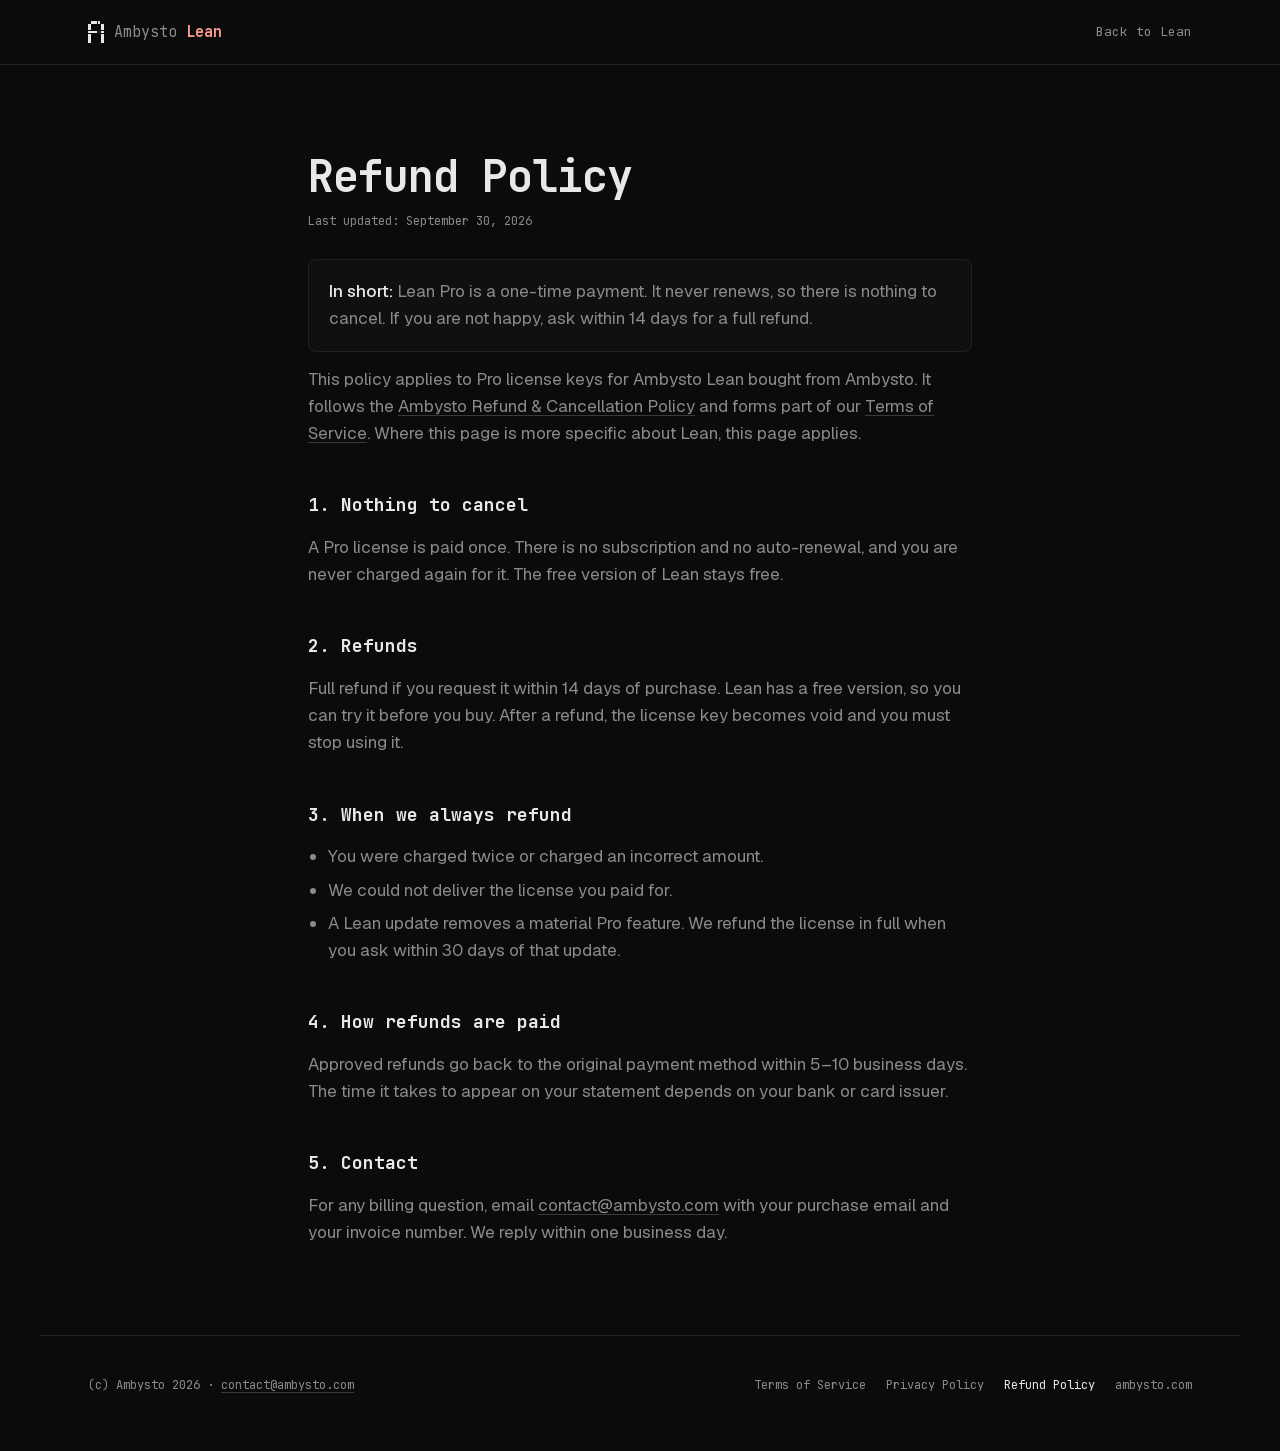
<file: site/refund-policy.html>
<!doctype html>
<html lang="en">
<head>
<meta charset="utf-8">
<meta name="viewport" content="width=device-width, initial-scale=1">
<title>Refund Policy · Ambysto Lean</title>
<meta name="description" content="Lean Pro is paid once and never renews. Full refund within 14 days.">
<meta name="color-scheme" content="dark">
<meta name="theme-color" content="#0b0b0c">
<link rel="icon" href="data:image/svg+xml,%3Csvg xmlns='http://www.w3.org/2000/svg' viewBox='-1 -1 7 9' shape-rendering='crispEdges'%3E%3Crect x='-1' y='-1' width='7' height='9' fill='%230b0b0c'/%3E%3Cpath fill='%23e8e8e6' d='M1 0h3v1H1zM0 1h1v6H0zM4 1h1v6H4zM1 3h2v1H1z'/%3E%3Cpath fill='%233a3a3c' d='M3 3h1v1H3z'/%3E%3C/svg%3E">
<link rel="preload" href="fonts/jetbrains-mono-latin.woff2" as="font" type="font/woff2" crossorigin>
<link rel="preload" href="fonts/geist-latin.woff2" as="font" type="font/woff2" crossorigin>
<link rel="stylesheet" href="legal.css">
</head>
<body>

<header class="top">
  <div class="wrap topbar">
    <a class="brandmark" href="/">
      <svg viewBox="0 0 5 7" aria-hidden="true" shape-rendering="crispEdges"><path fill="#e8e8e6" d="M1.04 .04h.92v.92h-.92zM2.04 .04h.92v.92h-.92zM3.04 .04h.92v.92h-.92zM.04 1.04h.92v.92h-.92zM4.04 1.04h.92v.92h-.92zM.04 2.04h.92v.92h-.92zM4.04 2.04h.92v.92h-.92zM.04 3.04h.92v.92h-.92zM1.04 3.04h.92v.92h-.92zM2.04 3.04h.92v.92h-.92zM4.04 3.04h.92v.92h-.92zM.04 4.04h.92v.92h-.92zM4.04 4.04h.92v.92h-.92zM.04 5.04h.92v.92h-.92zM4.04 5.04h.92v.92h-.92zM.04 6.04h.92v.92h-.92zM4.04 6.04h.92v.92h-.92z"/><path fill="#3a3a3c" d="M3.04 3.04h.92v.92h-.92z"/></svg>
      <span><span class="co">Ambysto</span> <span class="nm">Lean</span></span>
    </a>
    <a class="back" href="/">Back to Lean</a>
  </div>
</header>

<main class="wrap doc">
  <h1>Refund Policy</h1>
  <p class="updated">Last updated: September 30, 2026</p>
  <p class="short"><strong>In short:</strong> Lean Pro is a one-time payment. It never renews, so there is nothing to cancel. If you are not happy, ask within 14 days for a full refund.</p>

  <p>This policy applies to Pro license keys for Ambysto Lean bought from Ambysto. It follows the <a href="https://ambysto.com/refund-policy">Ambysto Refund &amp; Cancellation Policy</a> and forms part of our <a href="/terms">Terms of Service</a>. Where this page is more specific about Lean, this page applies.</p>

  <h2>1. Nothing to cancel</h2>
  <p>A Pro license is paid once. There is no subscription and no auto-renewal, and you are never charged again for it. The free version of Lean stays free.</p>

  <h2>2. Refunds</h2>
  <p>Full refund if you request it within 14 days of purchase. Lean has a free version, so you can try it before you buy. After a refund, the license key becomes void and you must stop using it.</p>

  <h2>3. When we always refund</h2>
  <ul>
    <li>You were charged twice or charged an incorrect amount.</li>
    <li>We could not deliver the license you paid for.</li>
    <li>A Lean update removes a material Pro feature. We refund the license in full when you ask within 30 days of that update.</li>
  </ul>

  <h2>4. How refunds are paid</h2>
  <p>Approved refunds go back to the original payment method within 5–10 business days. The time it takes to appear on your statement depends on your bank or card issuer.</p>

  <h2>5. Contact</h2>
  <p>For any billing question, email <a href="mailto:contact@ambysto.com">contact@ambysto.com</a> with your purchase email and your invoice number. We reply within one business day.</p>
</main>

<footer class="wrap foot">
  <p>(c) Ambysto 2026 · <a href="mailto:contact@ambysto.com">contact@ambysto.com</a></p>
  <nav aria-label="Legal">
    <a href="/terms">Terms of Service</a>
    <a href="/privacy-policy">Privacy Policy</a>
    <a href="/refund-policy" aria-current="page">Refund Policy</a>
    <a href="https://ambysto.com">ambysto.com</a>
  </nav>
</footer>

</body>
</html>
</file>
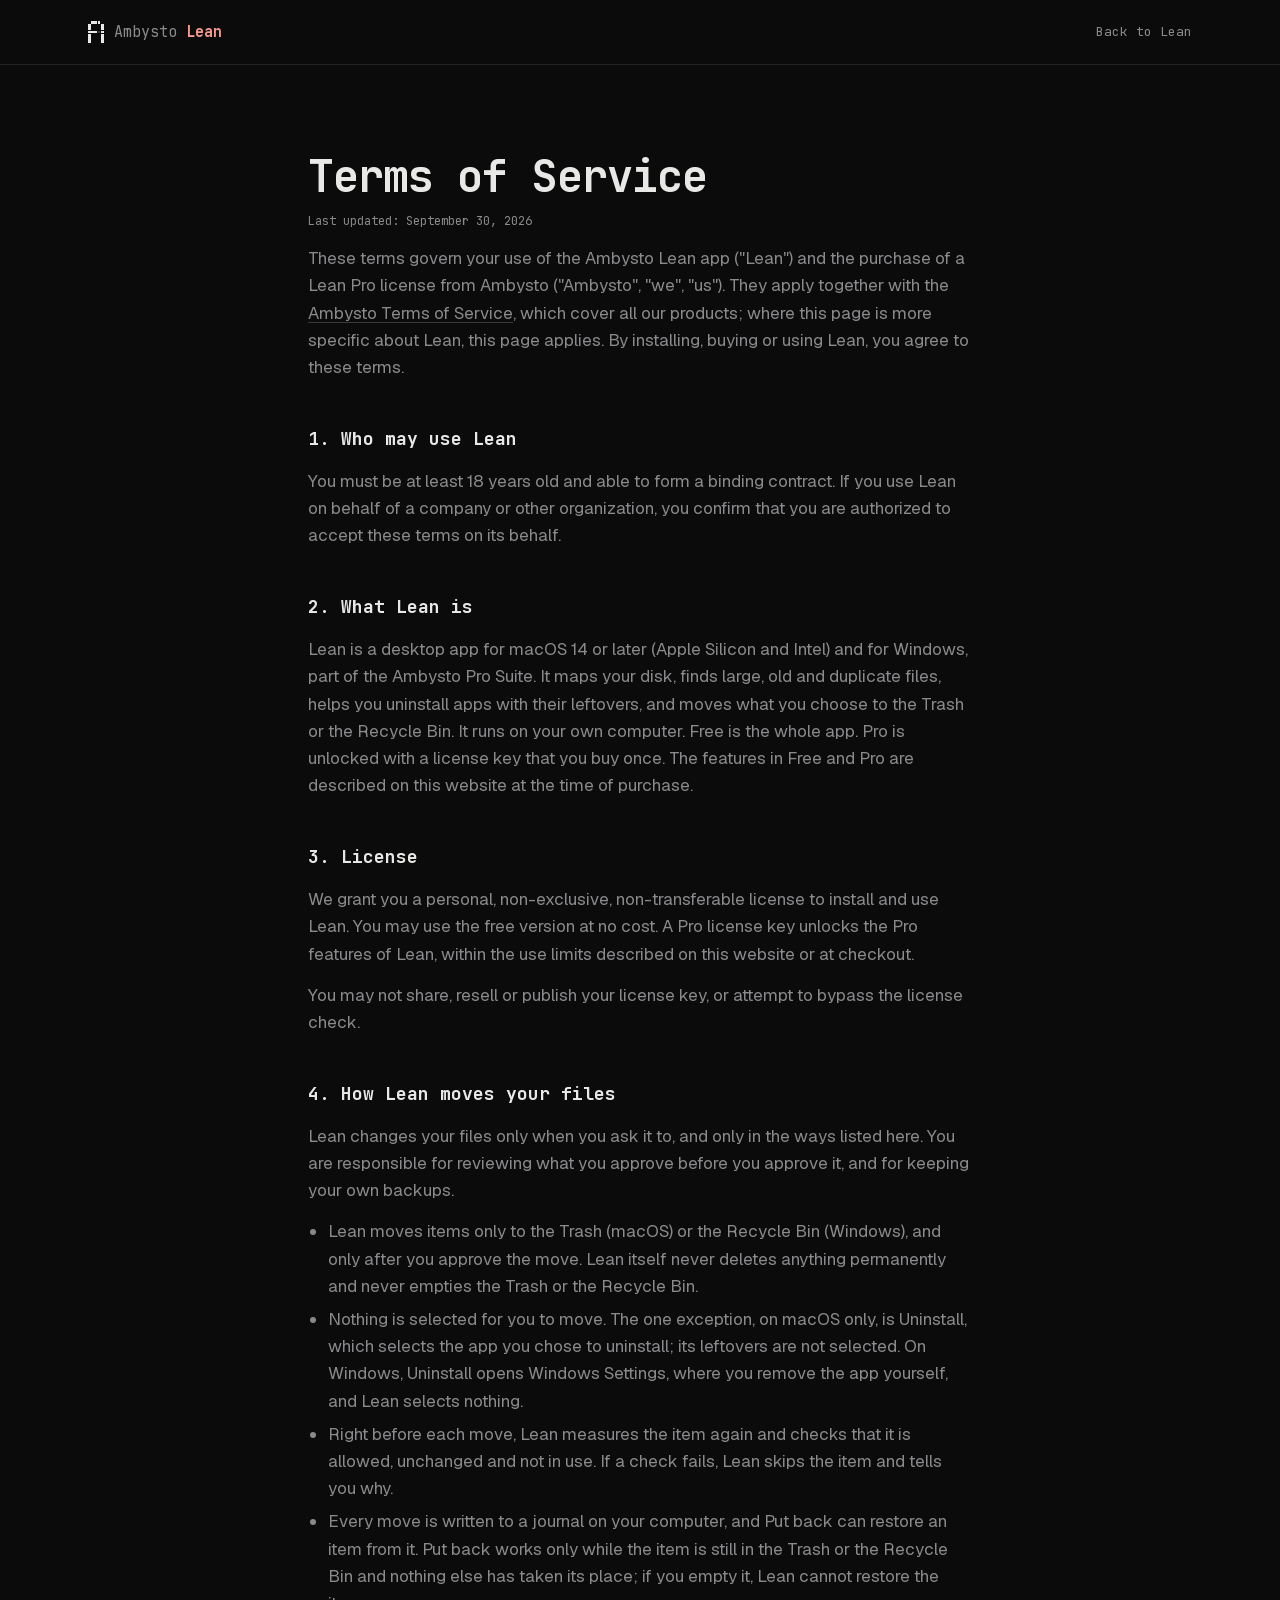
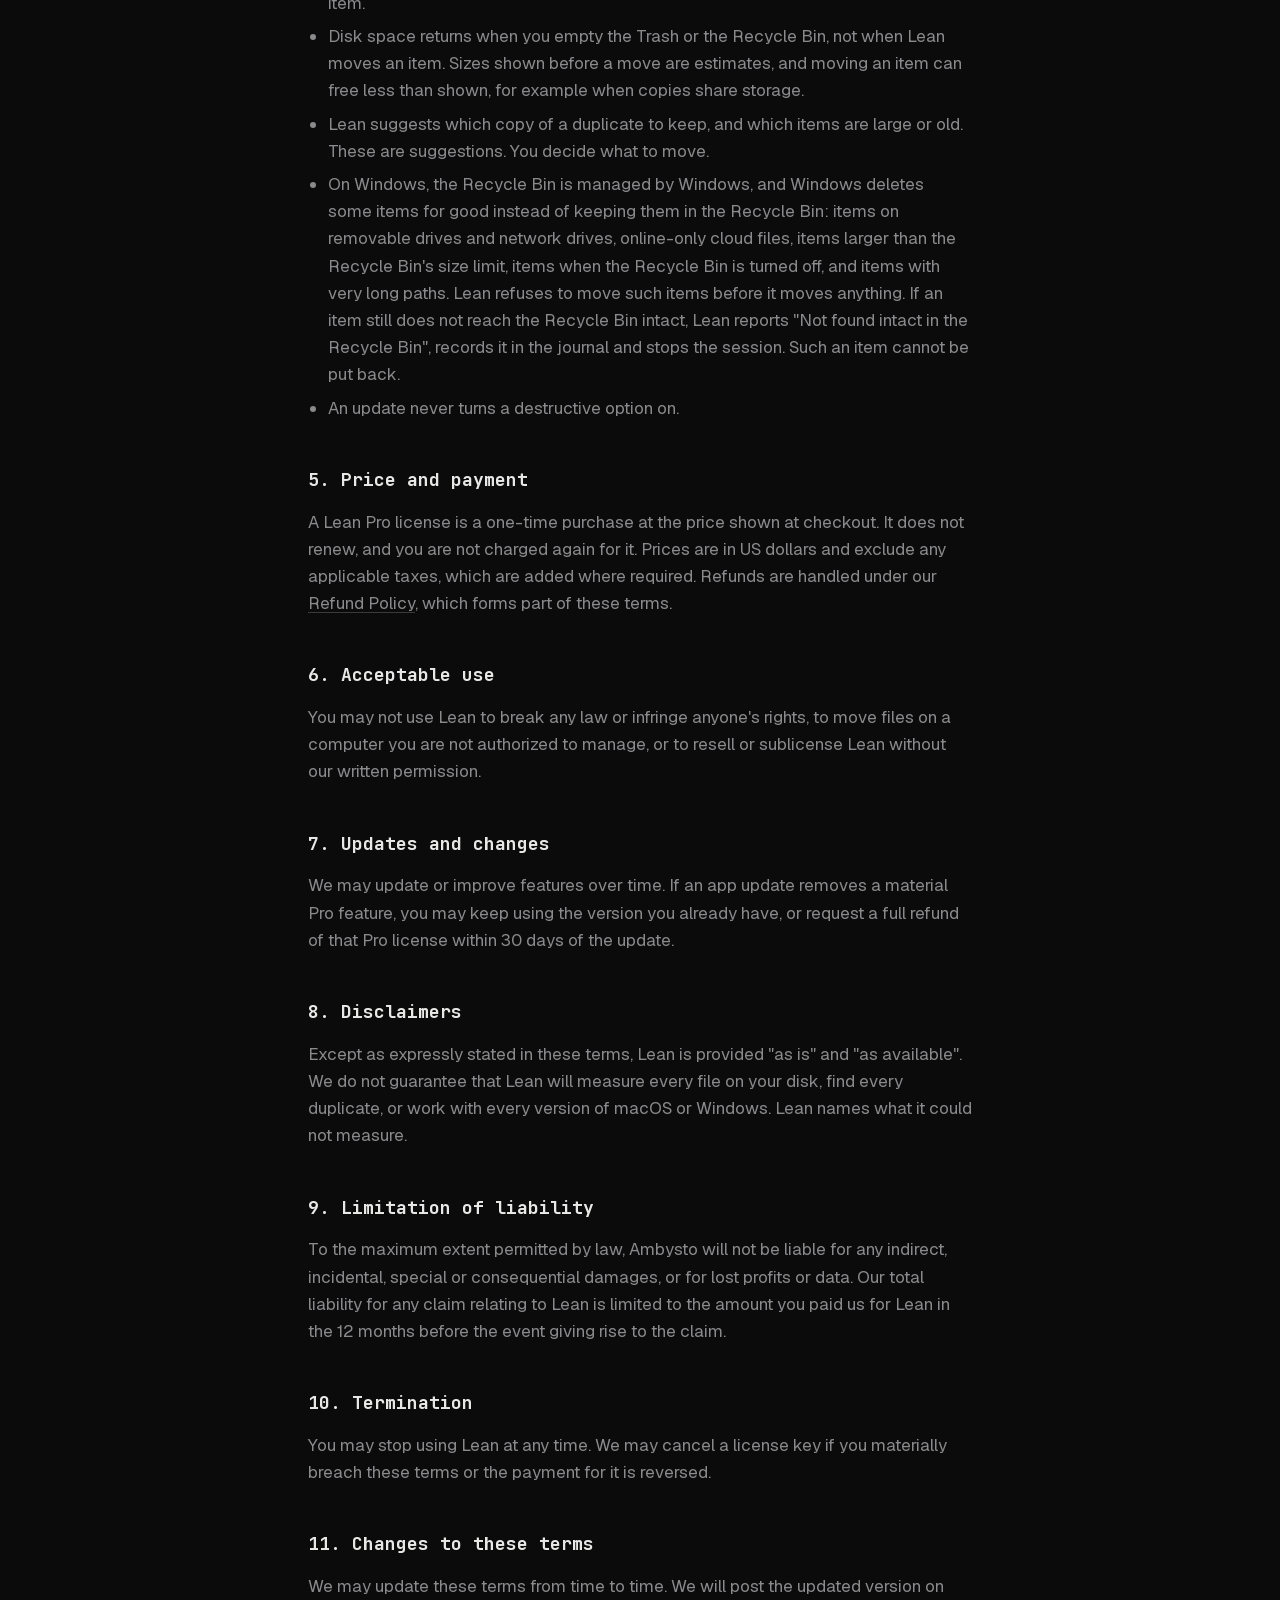
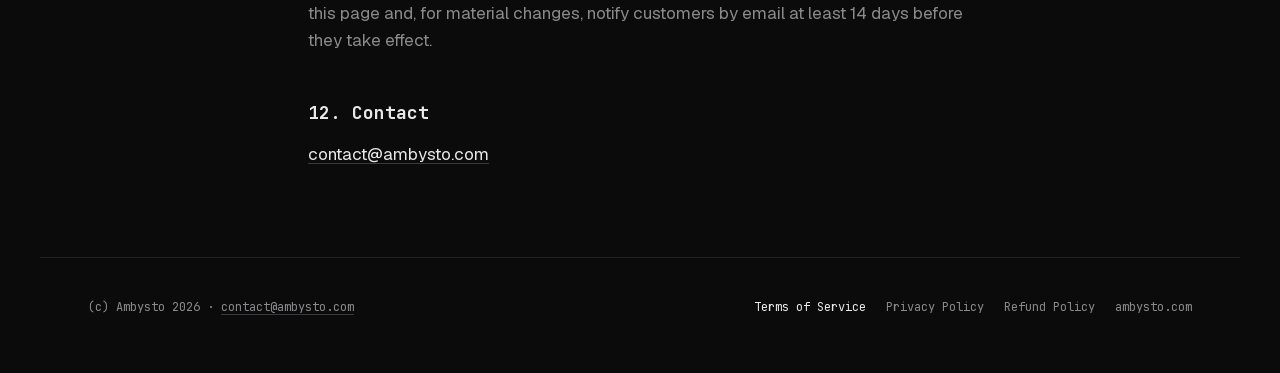
<file: site/terms.html>
<!doctype html>
<html lang="en">
<head>
<meta charset="utf-8">
<meta name="viewport" content="width=device-width, initial-scale=1">
<title>Terms of Service · Ambysto Lean</title>
<meta name="description" content="The terms for using Ambysto Lean and buying a Lean Pro license.">
<meta name="color-scheme" content="dark">
<meta name="theme-color" content="#0b0b0c">
<link rel="icon" href="data:image/svg+xml,%3Csvg xmlns='http://www.w3.org/2000/svg' viewBox='-1 -1 7 9' shape-rendering='crispEdges'%3E%3Crect x='-1' y='-1' width='7' height='9' fill='%230b0b0c'/%3E%3Cpath fill='%23e8e8e6' d='M1 0h3v1H1zM0 1h1v6H0zM4 1h1v6H4zM1 3h2v1H1z'/%3E%3Cpath fill='%233a3a3c' d='M3 3h1v1H3z'/%3E%3C/svg%3E">
<link rel="preload" href="fonts/jetbrains-mono-latin.woff2" as="font" type="font/woff2" crossorigin>
<link rel="preload" href="fonts/geist-latin.woff2" as="font" type="font/woff2" crossorigin>
<link rel="stylesheet" href="legal.css">
</head>
<body>

<header class="top">
  <div class="wrap topbar">
    <a class="brandmark" href="/">
      <svg viewBox="0 0 5 7" aria-hidden="true" shape-rendering="crispEdges"><path fill="#e8e8e6" d="M1.04 .04h.92v.92h-.92zM2.04 .04h.92v.92h-.92zM3.04 .04h.92v.92h-.92zM.04 1.04h.92v.92h-.92zM4.04 1.04h.92v.92h-.92zM.04 2.04h.92v.92h-.92zM4.04 2.04h.92v.92h-.92zM.04 3.04h.92v.92h-.92zM1.04 3.04h.92v.92h-.92zM2.04 3.04h.92v.92h-.92zM4.04 3.04h.92v.92h-.92zM.04 4.04h.92v.92h-.92zM4.04 4.04h.92v.92h-.92zM.04 5.04h.92v.92h-.92zM4.04 5.04h.92v.92h-.92zM.04 6.04h.92v.92h-.92zM4.04 6.04h.92v.92h-.92z"/><path fill="#3a3a3c" d="M3.04 3.04h.92v.92h-.92z"/></svg>
      <span><span class="co">Ambysto</span> <span class="nm">Lean</span></span>
    </a>
    <a class="back" href="/">Back to Lean</a>
  </div>
</header>

<main class="wrap doc">
  <h1>Terms of Service</h1>
  <p class="updated">Last updated: September 30, 2026</p>

  <p>These terms govern your use of the Ambysto Lean app ("Lean") and the purchase of a Lean Pro license from Ambysto ("Ambysto", "we", "us"). They apply together with the <a href="https://ambysto.com/terms">Ambysto Terms of Service</a>, which cover all our products; where this page is more specific about Lean, this page applies. By installing, buying or using Lean, you agree to these terms.</p>

  <h2>1. Who may use Lean</h2>
  <p>You must be at least 18 years old and able to form a binding contract. If you use Lean on behalf of a company or other organization, you confirm that you are authorized to accept these terms on its behalf.</p>

  <h2>2. What Lean is</h2>
  <p>Lean is a desktop app for macOS 14 or later (Apple Silicon and Intel) and for Windows, part of the Ambysto Pro Suite. It maps your disk, finds large, old and duplicate files, helps you uninstall apps with their leftovers, and moves what you choose to the Trash or the Recycle Bin. It runs on your own computer. Free is the whole app. Pro is unlocked with a license key that you buy once. The features in Free and Pro are described on this website at the time of purchase.</p>

  <h2>3. License</h2>
  <p>We grant you a personal, non-exclusive, non-transferable license to install and use Lean. You may use the free version at no cost. A Pro license key unlocks the Pro features of Lean, within the use limits described on this website or at checkout.</p>
  <p>You may not share, resell or publish your license key, or attempt to bypass the license check.</p>

  <h2>4. How Lean moves your files</h2>
  <p>Lean changes your files only when you ask it to, and only in the ways listed here. You are responsible for reviewing what you approve before you approve it, and for keeping your own backups.</p>
  <ul>
    <li>Lean moves items only to the Trash (macOS) or the Recycle Bin (Windows), and only after you approve the move. Lean itself never deletes anything permanently and never empties the Trash or the Recycle Bin.</li>
    <li>Nothing is selected for you to move. The one exception, on macOS only, is Uninstall, which selects the app you chose to uninstall; its leftovers are not selected. On Windows, Uninstall opens Windows Settings, where you remove the app yourself, and Lean selects nothing.</li>
    <li>Right before each move, Lean measures the item again and checks that it is allowed, unchanged and not in use. If a check fails, Lean skips the item and tells you why.</li>
    <li>Every move is written to a journal on your computer, and Put back can restore an item from it. Put back works only while the item is still in the Trash or the Recycle Bin and nothing else has taken its place; if you empty it, Lean cannot restore the item.</li>
    <li>Disk space returns when you empty the Trash or the Recycle Bin, not when Lean moves an item. Sizes shown before a move are estimates, and moving an item can free less than shown, for example when copies share storage.</li>
    <li>Lean suggests which copy of a duplicate to keep, and which items are large or old. These are suggestions. You decide what to move.</li>
    <li>On Windows, the Recycle Bin is managed by Windows, and Windows deletes some items for good instead of keeping them in the Recycle Bin: items on removable drives and network drives, online-only cloud files, items larger than the Recycle Bin's size limit, items when the Recycle Bin is turned off, and items with very long paths. Lean refuses to move such items before it moves anything. If an item still does not reach the Recycle Bin intact, Lean reports "Not found intact in the Recycle Bin", records it in the journal and stops the session. Such an item cannot be put back.</li>
    <li>An update never turns a destructive option on.</li>
  </ul>

  <h2>5. Price and payment</h2>
  <p>A Lean Pro license is a one-time purchase at the price shown at checkout. It does not renew, and you are not charged again for it. Prices are in US dollars and exclude any applicable taxes, which are added where required. Refunds are handled under our <a href="/refund-policy">Refund Policy</a>, which forms part of these terms.</p>

  <h2>6. Acceptable use</h2>
  <p>You may not use Lean to break any law or infringe anyone's rights, to move files on a computer you are not authorized to manage, or to resell or sublicense Lean without our written permission.</p>

  <h2>7. Updates and changes</h2>
  <p>We may update or improve features over time. If an app update removes a material Pro feature, you may keep using the version you already have, or request a full refund of that Pro license within 30 days of the update.</p>

  <h2>8. Disclaimers</h2>
  <p>Except as expressly stated in these terms, Lean is provided "as is" and "as available". <span>We do not guarantee that Lean will measure every file on your disk, find every duplicate, or work with every version of macOS or Windows. Lean names what it could not measure.</span></p>

  <h2>9. Limitation of liability</h2>
  <p>To the maximum extent permitted by law, Ambysto will not be liable for any indirect, incidental, special or consequential damages, or for lost profits or data. Our total liability for any claim relating to Lean is limited to the amount you paid us for Lean in the 12 months before the event giving rise to the claim.</p>

  <h2>10. Termination</h2>
  <p>You may stop using Lean at any time. We may cancel a license key if you materially breach these terms or the payment for it is reversed.</p>

  <h2>11. Changes to these terms</h2>
  <p>We may update these terms from time to time. We will post the updated version on this page and, for material changes, notify customers by email at least 14 days before they take effect.</p>

  <h2>12. Contact</h2>
  <p class="addr"><a href="mailto:contact@ambysto.com">contact@ambysto.com</a></p>
</main>

<footer class="wrap foot">
  <p>(c) Ambysto 2026 · <a href="mailto:contact@ambysto.com">contact@ambysto.com</a></p>
  <nav aria-label="Legal">
    <a href="/terms" aria-current="page">Terms of Service</a>
    <a href="/privacy-policy">Privacy Policy</a>
    <a href="/refund-policy">Refund Policy</a>
    <a href="https://ambysto.com">ambysto.com</a>
  </nav>
</footer>

</body>
</html>
</file>
<file: site/legal.css>
@font-face {
  font-family: "Geist"; font-style: normal; font-weight: 100 900; font-display: swap;
  src: url(fonts/geist-latin.woff2) format("woff2");
}
@font-face {
  font-family: "JetBrains Mono"; font-style: normal; font-weight: 100 800; font-display: swap;
  src: url(fonts/jetbrains-mono-latin.woff2) format("woff2");
}
:root {
  --bg: #0b0b0c;
  --panel: #101011;
  --ink: #e8e8e6;
  --mute: #8a8a8c;
  --rule: #222224;
  --dim: #3a3a3c;
  --tone: #f99a8f; /* Lean: identity only, never status */
  --sans: "Geist", system-ui, sans-serif;
  --mono: "JetBrains Mono", ui-monospace, monospace;
}
* { box-sizing: border-box; }
html { background: var(--bg); color-scheme: dark; -webkit-text-size-adjust: 100%; }
body { margin: 0; background: var(--bg); color: var(--ink); font-family: var(--sans); font-size: 1.0625rem; line-height: 1.6; -webkit-font-smoothing: antialiased; }
::selection { background: var(--ink); color: var(--bg); }
:focus-visible { outline: 2px solid var(--ink); outline-offset: 3px; border-radius: 4px; }
a { color: inherit; text-decoration: underline; text-underline-offset: 3px; text-decoration-color: var(--dim); }
a:hover { text-decoration-color: var(--ink); }
.wrap { width: 100%; max-width: 1200px; margin-inline: auto; padding-inline: clamp(16px, 4vw, 48px); }

.top { border-bottom: 1px solid var(--rule); }
.topbar { display: flex; align-items: center; justify-content: space-between; height: 64px; }
.brandmark { display: inline-flex; align-items: center; gap: 0.7em; font-family: var(--mono); font-size: 15px; line-height: 1; text-decoration: none; }
.brandmark svg { height: 22px; width: auto; }
.brandmark b { font-weight: 700; }
.brandmark .co { color: var(--mute); }
.brandmark .nm { color: var(--tone); font-weight: 700; }
.back { font-family: var(--mono); font-size: 0.8125rem; color: var(--mute); text-decoration: none; }
.back:hover { color: var(--ink); }

.doc { max-width: 760px; padding-block: clamp(40px, 7vw, 88px); }
.doc h1 { margin: 0; font-family: var(--mono); font-weight: 700; letter-spacing: -0.025em; line-height: 1.08; font-size: clamp(1.75rem, 3.4vw, 2.875rem); }
.doc .updated { margin-top: 12px; font-family: var(--mono); font-size: 0.75rem; color: var(--mute); }
.doc .short { margin-top: 28px; padding: 18px 20px; background: var(--panel); border: 1px solid var(--rule); border-radius: 8px; }
.doc h2 { margin: 44px 0 0; font-family: var(--mono); font-weight: 700; font-size: 1.125rem; }
.doc p, .doc ul { margin: 14px 0 0; color: var(--mute); }
.doc ul { padding-left: 1.2em; }
.doc li + li { margin-top: 6px; }
.doc strong { color: var(--ink); font-weight: 500; }
.doc .addr { color: var(--ink); }

.foot { display: flex; flex-wrap: wrap; align-items: center; justify-content: space-between; gap: 16px; padding-block: 40px 56px; border-top: 1px solid var(--rule); }
.foot p { margin: 0; font-family: var(--mono); font-size: 0.75rem; color: var(--mute); }
.foot nav { display: flex; flex-wrap: wrap; gap: 8px 20px; font-family: var(--mono); font-size: 0.75rem; color: var(--mute); }
.foot nav a { text-decoration: none; }
.foot nav a:hover, .foot nav a[aria-current] { color: var(--ink); }
</file>
